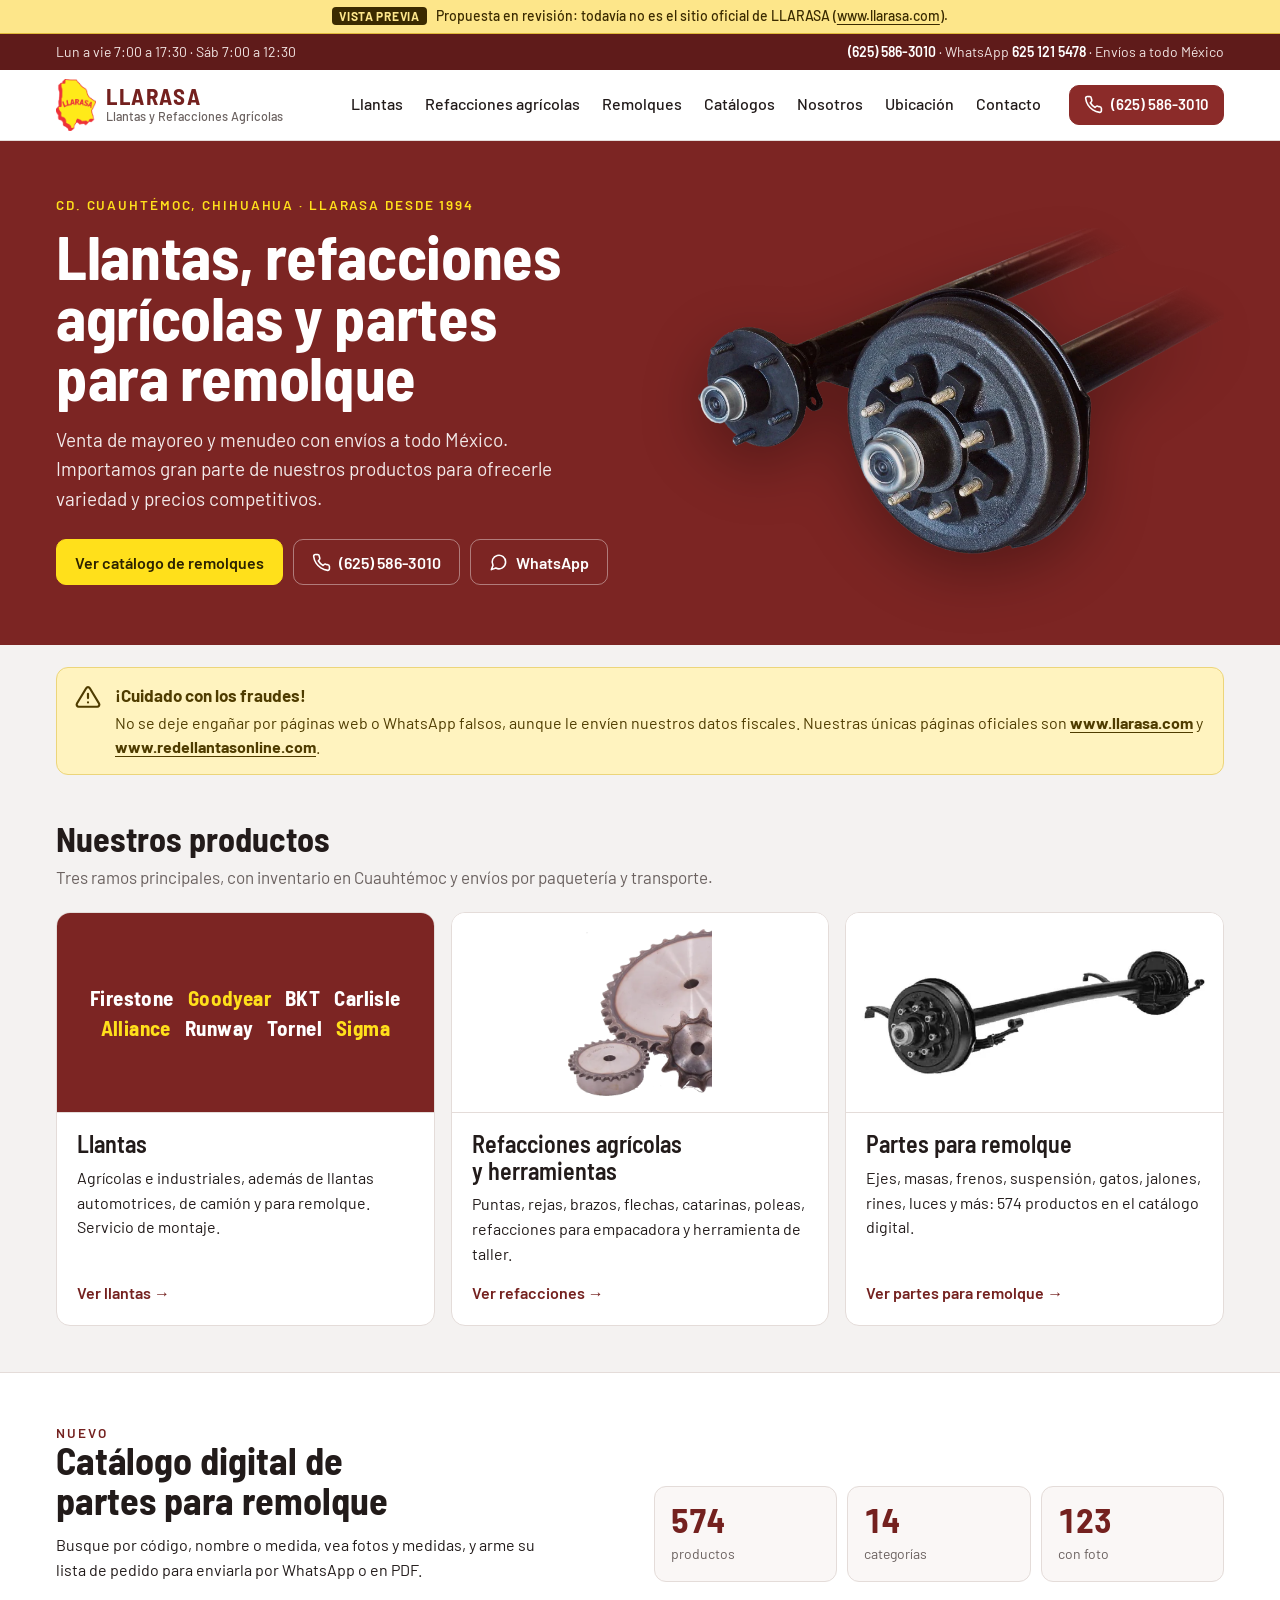
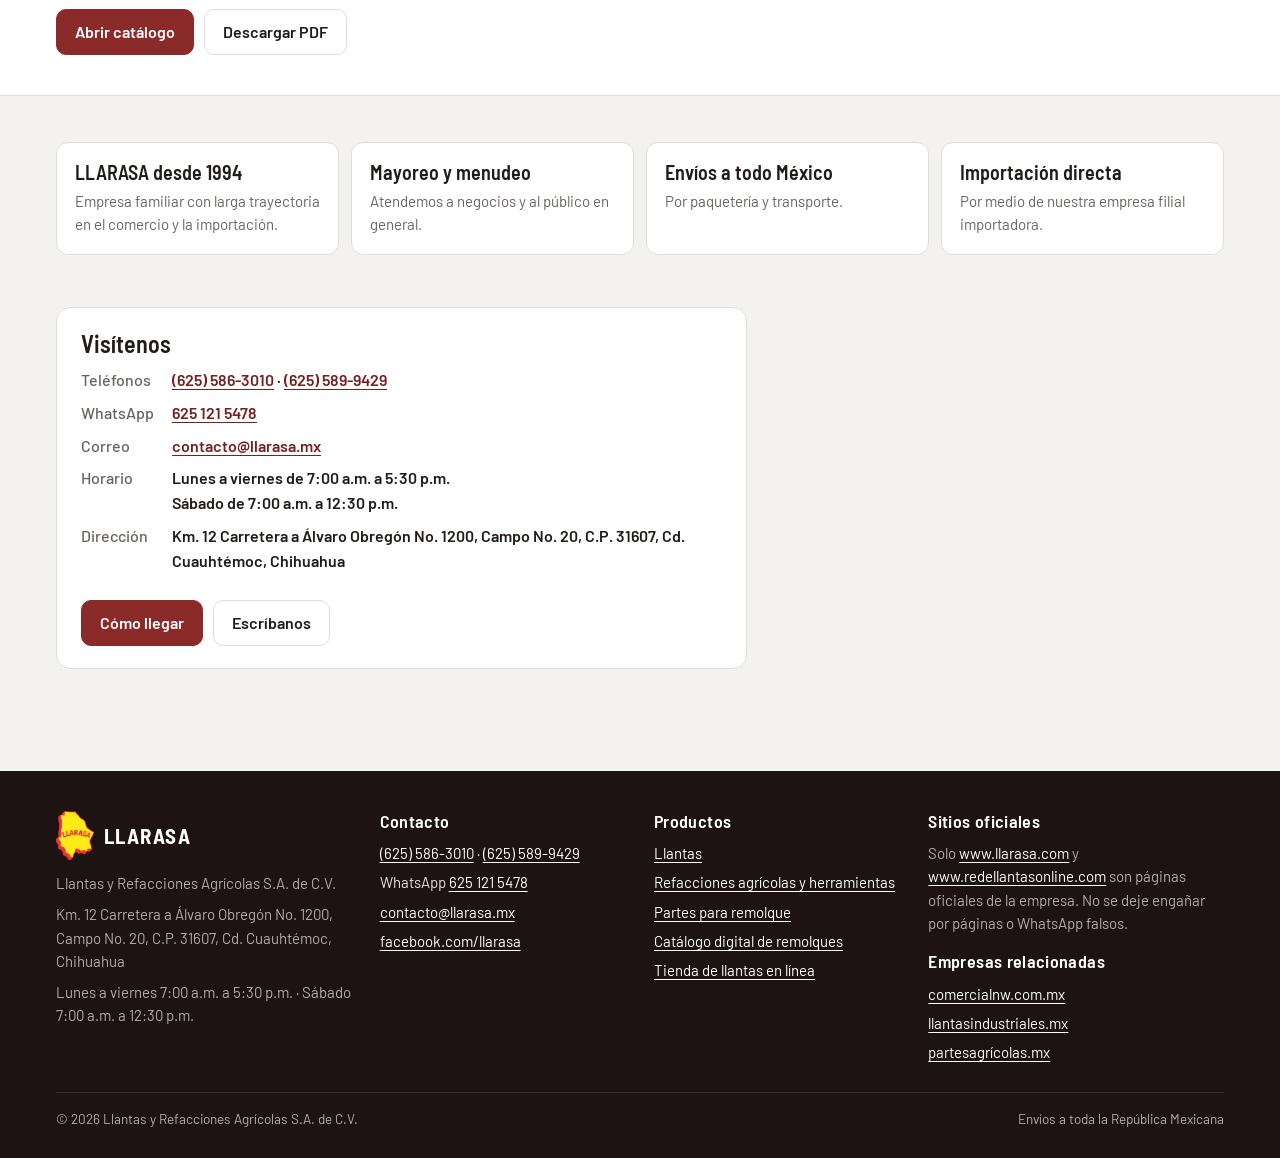
<file: index.html>
<!doctype html>
<html lang="es">
<head>
<meta charset="utf-8">
<meta name="robots" content="noindex, nofollow">
<meta name="viewport" content="width=device-width, initial-scale=1, viewport-fit=cover">
<title>LLARASA · Llantas, refacciones agrícolas y partes para remolque</title>
<meta name="description" content="Llantas, refacciones agrícolas, herramientas y partes para remolque en Cd. Cuauhtémoc, Chihuahua. Mayoreo y menudeo, con envíos a todo México.">
<meta name="theme-color" content="#7c2523">
<link rel="icon" href="assets/img/favicon-32.png" sizes="32x32" type="image/png">
<link rel="apple-touch-icon" href="assets/img/apple-touch-icon.png">
<meta property="og:type" content="website">
<meta property="og:locale" content="es_MX">
<meta property="og:site_name" content="LLARASA">
<meta property="og:title" content="Vista previa · LLARASA · Llantas, refacciones agrícolas y partes para remolque">
<meta property="og:description" content="Llantas, refacciones agrícolas, herramientas y partes para remolque en Cd. Cuauhtémoc, Chihuahua. Mayoreo y menudeo, con envíos a todo México.">
<meta property="og:image" content="https://alejandrothiessen.github.io/llarasa-preview/assets/img/og.jpg">
<link rel="stylesheet" href="assets/site.css">
<script type="application/ld+json">{"@context": "https://schema.org", "@type": "Store", "name": "LLARASA · Llantas y Refacciones Agrícolas S.A. de C.V.", "url": "https://www.llarasa.com/", "logo": "https://www.llarasa.com/assets/img/logo.png", "image": "https://www.llarasa.com/assets/img/og.jpg", "telephone": "+52 625 586 3010", "email": "contacto@llarasa.mx", "address": {"@type": "PostalAddress", "streetAddress": "Km. 12 Carretera a Álvaro Obregón No. 1200, Campo No. 20", "addressLocality": "Cuauhtémoc", "addressRegion": "Chihuahua", "postalCode": "31607", "addressCountry": "MX"}, "openingHoursSpecification": [{"@type": "OpeningHoursSpecification", "dayOfWeek": ["Monday", "Tuesday", "Wednesday", "Thursday", "Friday"], "opens": "07:00", "closes": "17:30"}, {"@type": "OpeningHoursSpecification", "dayOfWeek": "Saturday", "opens": "07:00", "closes": "12:30"}], "sameAs": ["https://www.facebook.com/llarasa", "https://www.redellantasonline.com"]}</script>
<link rel="stylesheet" href="assets/vista-previa.css">
</head>
<body>
<a class="skip" href="#contenido">Saltar al contenido</a>
<div class="vp-banner" role="note"><b>VISTA PREVIA</b> Propuesta en revisión: todavía no es el sitio oficial de LLARASA (<a href="https://www.llarasa.com">www.llarasa.com</a>).</div>
<div class="topline"><div class="wrap">
  <span>Lun a vie 7:00 a 17:30 · Sáb 7:00 a 12:30</span>
  <span><a href="tel:+526255863010">(625) 586-3010</a> · WhatsApp <a href="https://wa.me/526251215478" target="_blank" rel="noopener">625 121 5478</a><span class="hide-s"> · Envíos a todo México</span></span>
</div></div>
<header class="hdr"><div class="wrap">
  <a class="logo" href="index.html" aria-label="LLARASA, inicio"><img src="assets/img/logo.webp" alt="" width="40" height="49"><span><b>LLARASA</b><small>Llantas y Refacciones Agrícolas</small></span></a>
  <button class="menu-btn" type="button" aria-expanded="false" aria-controls="nav"><svg viewBox="0 0 24 24" fill="none" stroke="currentColor" stroke-width="2.2" stroke-linecap="round" aria-hidden="true"><path d="M4 6h16M4 12h16M4 18h16"/></svg> Menú</button>
  <nav class="nav" id="nav" aria-label="Principal"><a href="llantas.html">Llantas</a><a href="ref_agri.html">Refacciones agrícolas</a><a href="remolques.html">Remolques</a><a href="descargas.html">Catálogos</a><a href="nosotros.html">Nosotros</a><a href="mapa.html">Ubicación</a><a href="contactos.html">Contacto</a><a class="btn primary small call-m" href="tel:+526255863010"><svg viewBox="0 0 24 24" fill="none" stroke="currentColor" stroke-width="2" stroke-linecap="round" stroke-linejoin="round" aria-hidden="true"><path d="M22 16.9v3a2 2 0 0 1-2.2 2 19.8 19.8 0 0 1-8.6-3.1 19.5 19.5 0 0 1-6-6A19.8 19.8 0 0 1 2.1 4.2 2 2 0 0 1 4.1 2h3a2 2 0 0 1 2 1.7c.1.9.4 1.8.7 2.7a2 2 0 0 1-.5 2.1L8 9.8a16 16 0 0 0 6 6l1.3-1.3a2 2 0 0 1 2.1-.4c.9.3 1.8.6 2.7.7a2 2 0 0 1 1.7 2z"/></svg> Llamar (625) 586-3010</a></nav>
  <a class="btn primary small call" href="tel:+526255863010"><svg viewBox="0 0 24 24" fill="none" stroke="currentColor" stroke-width="2" stroke-linecap="round" stroke-linejoin="round" aria-hidden="true"><path d="M22 16.9v3a2 2 0 0 1-2.2 2 19.8 19.8 0 0 1-8.6-3.1 19.5 19.5 0 0 1-6-6A19.8 19.8 0 0 1 2.1 4.2 2 2 0 0 1 4.1 2h3a2 2 0 0 1 2 1.7c.1.9.4 1.8.7 2.7a2 2 0 0 1-.5 2.1L8 9.8a16 16 0 0 0 6 6l1.3-1.3a2 2 0 0 1 2.1-.4c.9.3 1.8.6 2.7.7a2 2 0 0 1 1.7 2z"/></svg> (625) 586-3010</a>
</div></header>
<main id="contenido">
<section class="hero"><div class="wrap">
  <div>
    <p class="eyebrow">Cd. Cuauhtémoc, Chihuahua · LLARASA desde 1994</p>
    <h1>Llantas, refacciones agrícolas y partes para remolque</h1>
    <p class="lead">Venta de mayoreo y menudeo con envíos a todo México. Importamos gran parte de nuestros productos para ofrecerle variedad y precios competitivos.</p>
    <div class="ctas">
      <a class="btn sun" href="catalogo.html">Ver catálogo de remolques</a>
      <a class="btn ghost" href="tel:+526255863010"><svg viewBox="0 0 24 24" fill="none" stroke="currentColor" stroke-width="2" stroke-linecap="round" stroke-linejoin="round" aria-hidden="true"><path d="M22 16.9v3a2 2 0 0 1-2.2 2 19.8 19.8 0 0 1-8.6-3.1 19.5 19.5 0 0 1-6-6A19.8 19.8 0 0 1 2.1 4.2 2 2 0 0 1 4.1 2h3a2 2 0 0 1 2 1.7c.1.9.4 1.8.7 2.7a2 2 0 0 1-.5 2.1L8 9.8a16 16 0 0 0 6 6l1.3-1.3a2 2 0 0 1 2.1-.4c.9.3 1.8.6 2.7.7a2 2 0 0 1 1.7 2z"/></svg> (625) 586-3010</a>
      <a class="btn ghost wa" href="https://wa.me/526251215478" target="_blank" rel="noopener"><svg viewBox="0 0 24 24" fill="none" stroke="currentColor" stroke-width="2" stroke-linecap="round" stroke-linejoin="round" aria-hidden="true"><path d="M21 11.5a8.4 8.4 0 0 1-12.4 7.4L3 21l2.1-5.5A8.5 8.5 0 1 1 21 11.5z"/></svg> WhatsApp</a>
    </div>
  </div>
  <img class="hero-img" src="assets/img/cover-axle.webp" alt="Eje para remolque con masas y tambores de freno" width="956" height="591">
</div></section>
<div class="wrap" style="margin-top:22px"><div class="alert" role="note"><svg viewBox="0 0 24 24" fill="none" stroke="currentColor" stroke-width="2" stroke-linecap="round" stroke-linejoin="round" aria-hidden="true"><path d="M10.3 3.9 1.8 18a2 2 0 0 0 1.7 3h17a2 2 0 0 0 1.7-3L13.7 3.9a2 2 0 0 0-3.4 0z"/><path d="M12 9v4M12 17h.01"/></svg><div><b>¡Cuidado con los fraudes!</b><p>No se deje engañar por páginas web o WhatsApp falsos, aunque le envíen nuestros datos fiscales. Nuestras únicas páginas oficiales son <a href="https://www.llarasa.com">www.llarasa.com</a> y <a href="https://www.redellantasonline.com" target="_blank" rel="noopener">www.redellantasonline.com</a>.</p></div></div></div>
<section class="sec"><div class="wrap">
  <h2>Nuestros productos</h2>
  <p class="intro">Tres ramos principales, con inventario en Cuauhtémoc y envíos por paquetería y transporte.</p>
  <div class="lines">
    <a class="card" href="llantas.html"><div class="im brands-im" aria-hidden="true"><span>Firestone</span><span>Goodyear</span><span>BKT</span><span>Carlisle</span><span>Alliance</span><span>Runway</span><span>Tornel</span><span>Sigma</span></div>
      <div class="bd"><h3>Llantas</h3><p>Agrícolas e industriales, además de llantas automotrices, de camión y para remolque. Servicio de montaje.</p><span class="more">Ver llantas →</span></div></a>
    <a class="card" href="ref_agri.html"><div class="im"><img src="assets/img/ag-catarinas.webp" alt="Catarinas para cadena agrícola" loading="lazy"></div>
      <div class="bd"><h3>Refacciones agrícolas y herramientas</h3><p>Puntas, rejas, brazos, flechas, catarinas, poleas, refacciones para empacadora y herramienta de taller.</p><span class="more">Ver refacciones →</span></div></a>
    <a class="card" href="remolques.html"><div class="im"><img src="assets/img/sec-ejes.webp" alt="Eje para remolque" loading="lazy"></div>
      <div class="bd"><h3>Partes para remolque</h3><p>Ejes, masas, frenos, suspensión, gatos, jalones, rines, luces y más: 574 productos en el catálogo digital.</p><span class="more">Ver partes para remolque →</span></div></a>
  </div>
</div></section>
<section class="catalog-band"><div class="wrap">
  <div>
    <p class="eyebrow" style="color:var(--brand-ink)">Nuevo</p>
    <h2>Catálogo digital de partes para remolque</h2>
    <p>Busque por código, nombre o medida, vea fotos y medidas, y arme su lista de pedido para enviarla por WhatsApp o en PDF.</p>
    <div class="ctas"><a class="btn primary" href="catalogo.html">Abrir catálogo</a><a class="btn" href="pdf/catalogo-llarasa.pdf">Descargar PDF</a></div>
  </div>
  <div class="stats"><div class="stat"><b>574</b><span>productos</span></div><div class="stat"><b>14</b><span>categorías</span></div><div class="stat"><b>123</b><span>con foto</span></div></div>
</div></section>
<section class="sec"><div class="wrap">
  <div class="facts">
    <div class="fact"><b>LLARASA desde 1994</b><span>Empresa familiar con larga trayectoria en el comercio y la importación.</span></div>
    <div class="fact"><b>Mayoreo y menudeo</b><span>Atendemos a negocios y al público en general.</span></div>
    <div class="fact"><b>Envíos a todo México</b><span>Por paquetería y transporte.</span></div>
    <div class="fact"><b>Importación directa</b><span>Por medio de nuestra empresa filial importadora.</span></div>
  </div>
</div></section>
<section class="sec"><div class="wrap split">
  <div class="panel"><h2>Visítenos</h2><dl class="dl-list"><dt>Teléfonos</dt><dd><a href="tel:+526255863010">(625) 586-3010</a> · <a href="tel:+526255899429">(625) 589-9429</a></dd><dt>WhatsApp</dt><dd><a href="https://wa.me/526251215478" target="_blank" rel="noopener">625 121 5478</a></dd><dt>Correo</dt><dd><a href="mailto:contacto@llarasa.mx">contacto@llarasa.mx</a></dd><dt>Horario</dt><dd>Lunes a viernes de 7:00 a.m. a 5:30 p.m.<br>Sábado de 7:00 a.m. a 12:30 p.m.</dd><dt>Dirección</dt><dd>Km. 12 Carretera a Álvaro Obregón No. 1200, Campo No. 20, C.P. 31607, Cd. Cuauhtémoc, Chihuahua</dd></dl><div class="ctas"><a class="btn primary" href="mapa.html">Cómo llegar</a><a class="btn" href="contactos.html">Escríbanos</a></div></div>
  <div class="panel verse" id="votd" hidden><h3>Versículo del día</h3><blockquote></blockquote><cite></cite><small></small></div>
</div></section>
</main>
<footer class="ftr"><div class="wrap">
  <div>
    <div class="flogo"><img src="assets/img/logo.webp" alt="" width="38" height="47"><b>LLARASA</b></div>
    <p>Llantas y Refacciones Agrícolas S.A. de C.V.</p>
    <p>Km. 12 Carretera a Álvaro Obregón No. 1200, Campo No. 20, C.P. 31607, Cd. Cuauhtémoc, Chihuahua</p>
    <p>Lunes a viernes 7:00 a.m. a 5:30 p.m. · Sábado 7:00 a.m. a 12:30 p.m.</p>
  </div>
  <div>
    <h2>Contacto</h2>
    <ul>
      <li><a href="tel:+526255863010">(625) 586-3010</a> · <a href="tel:+526255899429">(625) 589-9429</a></li>
      <li>WhatsApp <a href="https://wa.me/526251215478" target="_blank" rel="noopener">625 121 5478</a></li>
      <li><a href="mailto:contacto@llarasa.mx">contacto@llarasa.mx</a></li>
      <li><a href="https://www.facebook.com/llarasa" target="_blank" rel="noopener">facebook.com/llarasa</a></li>
    </ul>
  </div>
  <div>
    <h2>Productos</h2>
    <ul>
      <li><a href="llantas.html">Llantas</a></li>
      <li><a href="ref_agri.html">Refacciones agrícolas y herramientas</a></li>
      <li><a href="remolques.html">Partes para remolque</a></li>
      <li><a href="catalogo.html">Catálogo digital de remolques</a></li>
      <li><a href="https://www.redellantasonline.com" target="_blank" rel="noopener">Tienda de llantas en línea</a></li>
    </ul>
  </div>
  <div>
    <h2>Sitios oficiales</h2>
    <p>Solo <a href="https://www.llarasa.com">www.llarasa.com</a> y <a href="https://www.redellantasonline.com" target="_blank" rel="noopener">www.redellantasonline.com</a> son páginas oficiales de la empresa. No se deje engañar por páginas o WhatsApp falsos.</p>
    <h2 style="margin-top:16px">Empresas relacionadas</h2>
    <ul>
      <li><a href="http://www.comercialnw.com.mx" target="_blank" rel="noopener">comercialnw.com.mx</a></li>
      <li><a href="http://www.llantasindustriales.mx" target="_blank" rel="noopener">llantasindustriales.mx</a></li>
      <li><a href="http://www.xn--partesagrcolas-1nb.mx" target="_blank" rel="noopener">partesagrícolas.mx</a></li>
    </ul>
  </div>
  <div class="base"><span>© 2026 Llantas y Refacciones Agrícolas S.A. de C.V.</span><span>Envíos a toda la República Mexicana</span></div>
</div></footer>
<script src="assets/site.js"></script>
<script>
window.BG = window.BG || {};
window.BG.votdWriteCallback = function (json) {
  var box = document.getElementById('votd'); if (!box || !json || !json.votd) return;
  var v = json.votd, txt = function (s) { return new DOMParser().parseFromString(String(s || ''), 'text/html').body.textContent.trim(); };
  box.querySelector('blockquote').textContent = txt(v.text);
  var a = document.createElement('a'); a.href = v.permalink; a.target = '_blank'; a.rel = 'noopener'; a.textContent = txt(v.display_ref);
  box.querySelector('cite').appendChild(a);
  var c = document.createElement('a'); c.href = v.copyrightlink; c.target = '_blank'; c.rel = 'noopener'; c.textContent = txt(v.copyright);
  box.querySelector('small').appendChild(c);
  box.hidden = false;
};
</script>
<script src="https://www.biblegateway.com/votd/get?format=json&amp;version=NVI&amp;callback=BG.votdWriteCallback" async></script>
<script src="assets/vista-previa.js" defer></script>
</body>
</html>
</file>
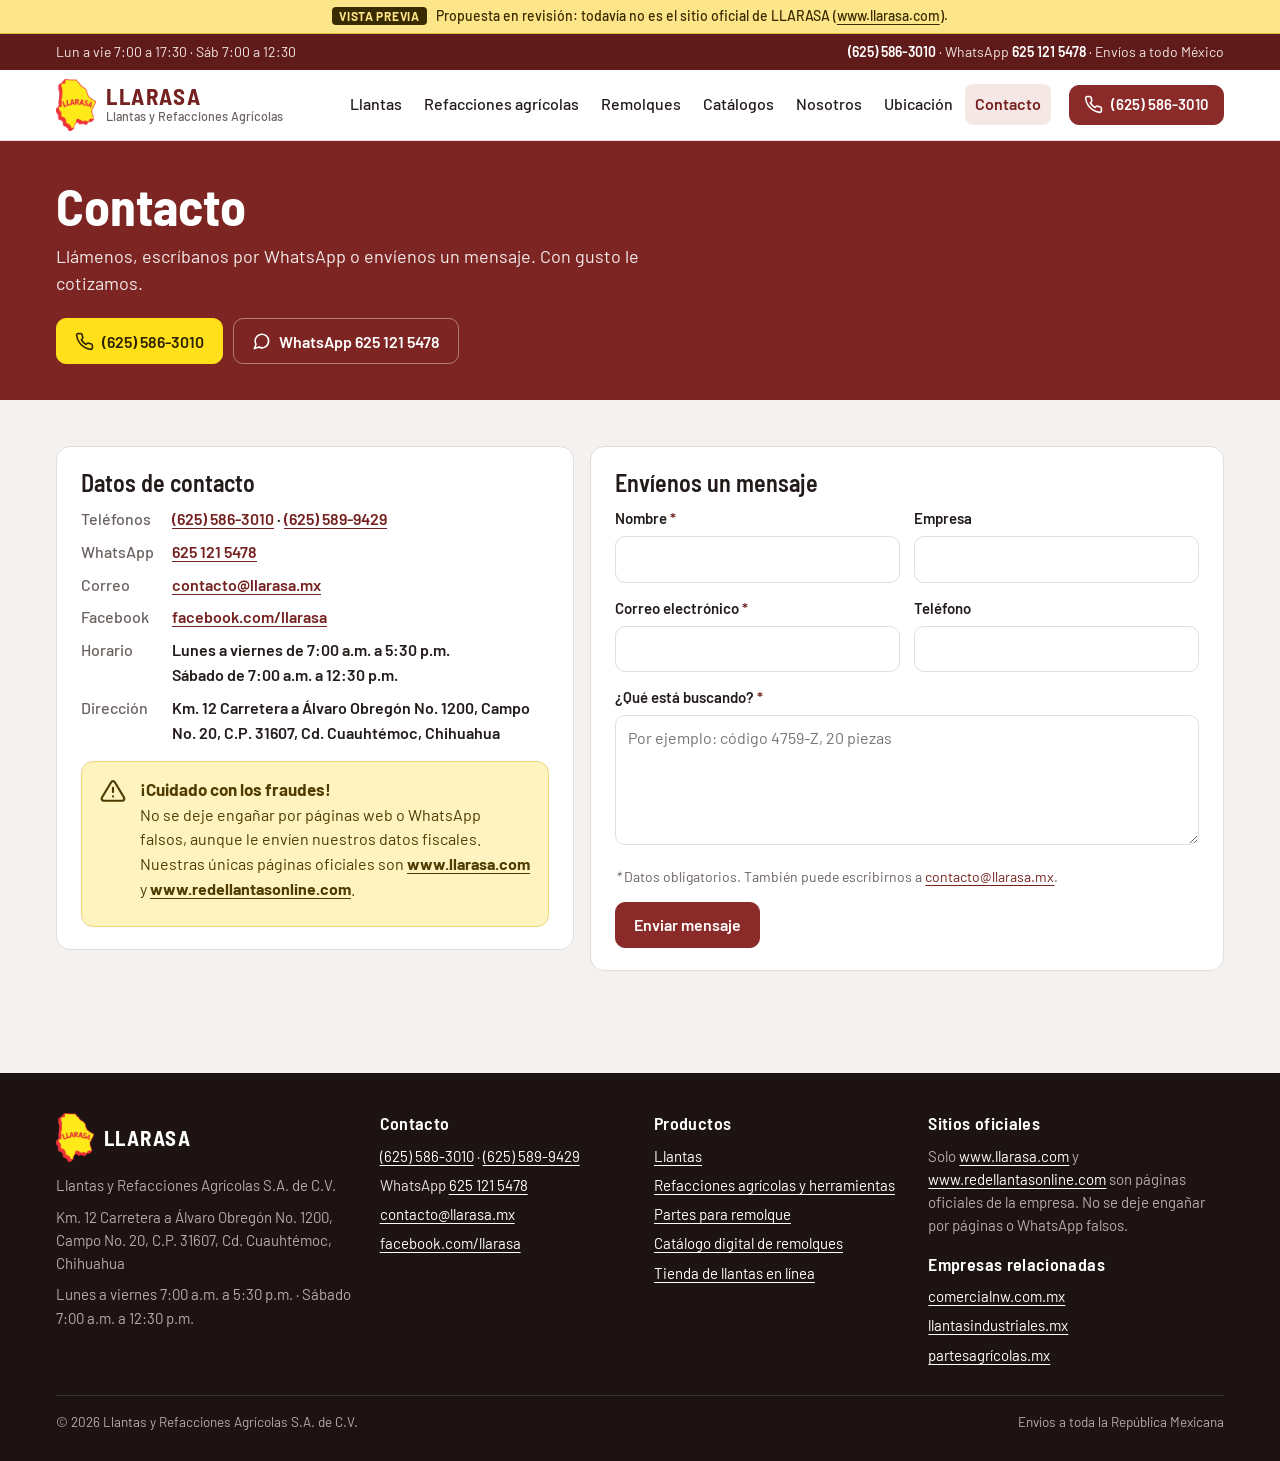
<file: contactos.html>
<!doctype html>
<html lang="es">
<head>
<meta charset="utf-8">
<meta name="robots" content="noindex, nofollow">
<meta name="viewport" content="width=device-width, initial-scale=1, viewport-fit=cover">
<title>Contacto · LLARASA</title>
<meta name="description" content="Teléfonos, WhatsApp, correo, horario y dirección de LLARASA en Cd. Cuauhtémoc, Chihuahua. Escríbanos para cotizar.">
<meta name="theme-color" content="#7c2523">
<link rel="icon" href="assets/img/favicon-32.png" sizes="32x32" type="image/png">
<link rel="apple-touch-icon" href="assets/img/apple-touch-icon.png">
<meta property="og:type" content="website">
<meta property="og:locale" content="es_MX">
<meta property="og:site_name" content="LLARASA">
<meta property="og:title" content="Vista previa · Contacto · LLARASA">
<meta property="og:description" content="Teléfonos, WhatsApp, correo, horario y dirección de LLARASA en Cd. Cuauhtémoc, Chihuahua. Escríbanos para cotizar.">
<meta property="og:image" content="https://alejandrothiessen.github.io/llarasa-preview/assets/img/og.jpg">
<link rel="stylesheet" href="assets/site.css">
<script type="application/ld+json">{"@context": "https://schema.org", "@type": "Store", "name": "LLARASA · Llantas y Refacciones Agrícolas S.A. de C.V.", "url": "https://www.llarasa.com/", "logo": "https://www.llarasa.com/assets/img/logo.png", "image": "https://www.llarasa.com/assets/img/og.jpg", "telephone": "+52 625 586 3010", "email": "contacto@llarasa.mx", "address": {"@type": "PostalAddress", "streetAddress": "Km. 12 Carretera a Álvaro Obregón No. 1200, Campo No. 20", "addressLocality": "Cuauhtémoc", "addressRegion": "Chihuahua", "postalCode": "31607", "addressCountry": "MX"}, "openingHoursSpecification": [{"@type": "OpeningHoursSpecification", "dayOfWeek": ["Monday", "Tuesday", "Wednesday", "Thursday", "Friday"], "opens": "07:00", "closes": "17:30"}, {"@type": "OpeningHoursSpecification", "dayOfWeek": "Saturday", "opens": "07:00", "closes": "12:30"}], "sameAs": ["https://www.facebook.com/llarasa", "https://www.redellantasonline.com"]}</script>
<link rel="stylesheet" href="assets/vista-previa.css">
</head>
<body>
<a class="skip" href="#contenido">Saltar al contenido</a>
<div class="vp-banner" role="note"><b>VISTA PREVIA</b> Propuesta en revisión: todavía no es el sitio oficial de LLARASA (<a href="https://www.llarasa.com">www.llarasa.com</a>).</div>
<div class="topline"><div class="wrap">
  <span>Lun a vie 7:00 a 17:30 · Sáb 7:00 a 12:30</span>
  <span><a href="tel:+526255863010">(625) 586-3010</a> · WhatsApp <a href="https://wa.me/526251215478" target="_blank" rel="noopener">625 121 5478</a><span class="hide-s"> · Envíos a todo México</span></span>
</div></div>
<header class="hdr"><div class="wrap">
  <a class="logo" href="index.html" aria-label="LLARASA, inicio"><img src="assets/img/logo.webp" alt="" width="40" height="49"><span><b>LLARASA</b><small>Llantas y Refacciones Agrícolas</small></span></a>
  <button class="menu-btn" type="button" aria-expanded="false" aria-controls="nav"><svg viewBox="0 0 24 24" fill="none" stroke="currentColor" stroke-width="2.2" stroke-linecap="round" aria-hidden="true"><path d="M4 6h16M4 12h16M4 18h16"/></svg> Menú</button>
  <nav class="nav" id="nav" aria-label="Principal"><a href="llantas.html">Llantas</a><a href="ref_agri.html">Refacciones agrícolas</a><a href="remolques.html">Remolques</a><a href="descargas.html">Catálogos</a><a href="nosotros.html">Nosotros</a><a href="mapa.html">Ubicación</a><a href="contactos.html" aria-current="page">Contacto</a><a class="btn primary small call-m" href="tel:+526255863010"><svg viewBox="0 0 24 24" fill="none" stroke="currentColor" stroke-width="2" stroke-linecap="round" stroke-linejoin="round" aria-hidden="true"><path d="M22 16.9v3a2 2 0 0 1-2.2 2 19.8 19.8 0 0 1-8.6-3.1 19.5 19.5 0 0 1-6-6A19.8 19.8 0 0 1 2.1 4.2 2 2 0 0 1 4.1 2h3a2 2 0 0 1 2 1.7c.1.9.4 1.8.7 2.7a2 2 0 0 1-.5 2.1L8 9.8a16 16 0 0 0 6 6l1.3-1.3a2 2 0 0 1 2.1-.4c.9.3 1.8.6 2.7.7a2 2 0 0 1 1.7 2z"/></svg> Llamar (625) 586-3010</a></nav>
  <a class="btn primary small call" href="tel:+526255863010"><svg viewBox="0 0 24 24" fill="none" stroke="currentColor" stroke-width="2" stroke-linecap="round" stroke-linejoin="round" aria-hidden="true"><path d="M22 16.9v3a2 2 0 0 1-2.2 2 19.8 19.8 0 0 1-8.6-3.1 19.5 19.5 0 0 1-6-6A19.8 19.8 0 0 1 2.1 4.2 2 2 0 0 1 4.1 2h3a2 2 0 0 1 2 1.7c.1.9.4 1.8.7 2.7a2 2 0 0 1-.5 2.1L8 9.8a16 16 0 0 0 6 6l1.3-1.3a2 2 0 0 1 2.1-.4c.9.3 1.8.6 2.7.7a2 2 0 0 1 1.7 2z"/></svg> (625) 586-3010</a>
</div></header>
<main id="contenido">
<section class="phead"><div class="wrap"><h1>Contacto</h1><p>Llámenos, escríbanos por WhatsApp o envíenos un mensaje. Con gusto le cotizamos.</p><div class="ctas"><a class="btn sun" href="tel:+526255863010"><svg viewBox="0 0 24 24" fill="none" stroke="currentColor" stroke-width="2" stroke-linecap="round" stroke-linejoin="round" aria-hidden="true"><path d="M22 16.9v3a2 2 0 0 1-2.2 2 19.8 19.8 0 0 1-8.6-3.1 19.5 19.5 0 0 1-6-6A19.8 19.8 0 0 1 2.1 4.2 2 2 0 0 1 4.1 2h3a2 2 0 0 1 2 1.7c.1.9.4 1.8.7 2.7a2 2 0 0 1-.5 2.1L8 9.8a16 16 0 0 0 6 6l1.3-1.3a2 2 0 0 1 2.1-.4c.9.3 1.8.6 2.7.7a2 2 0 0 1 1.7 2z"/></svg> (625) 586-3010</a><a class="btn ghost wa" href="https://wa.me/526251215478" target="_blank" rel="noopener"><svg viewBox="0 0 24 24" fill="none" stroke="currentColor" stroke-width="2" stroke-linecap="round" stroke-linejoin="round" aria-hidden="true"><path d="M21 11.5a8.4 8.4 0 0 1-12.4 7.4L3 21l2.1-5.5A8.5 8.5 0 1 1 21 11.5z"/></svg> WhatsApp 625 121 5478</a></div></div></section><section class="sec"><div class="wrap contact-grid">
  <div class="panel"><h2>Datos de contacto</h2><dl class="dl-list"><dt>Teléfonos</dt><dd><a href="tel:+526255863010">(625) 586-3010</a> · <a href="tel:+526255899429">(625) 589-9429</a></dd><dt>WhatsApp</dt><dd><a href="https://wa.me/526251215478" target="_blank" rel="noopener">625 121 5478</a></dd><dt>Correo</dt><dd><a href="mailto:contacto@llarasa.mx">contacto@llarasa.mx</a></dd><dt>Facebook</dt><dd><a href="https://www.facebook.com/llarasa" target="_blank" rel="noopener">facebook.com/llarasa</a></dd><dt>Horario</dt><dd>Lunes a viernes de 7:00 a.m. a 5:30 p.m.<br>Sábado de 7:00 a.m. a 12:30 p.m.</dd><dt>Dirección</dt><dd>Km. 12 Carretera a Álvaro Obregón No. 1200, Campo No. 20, C.P. 31607, Cd. Cuauhtémoc, Chihuahua</dd></dl><div style="margin-top:16px"><div class="alert" role="note"><svg viewBox="0 0 24 24" fill="none" stroke="currentColor" stroke-width="2" stroke-linecap="round" stroke-linejoin="round" aria-hidden="true"><path d="M10.3 3.9 1.8 18a2 2 0 0 0 1.7 3h17a2 2 0 0 0 1.7-3L13.7 3.9a2 2 0 0 0-3.4 0z"/><path d="M12 9v4M12 17h.01"/></svg><div><b>¡Cuidado con los fraudes!</b><p>No se deje engañar por páginas web o WhatsApp falsos, aunque le envíen nuestros datos fiscales. Nuestras únicas páginas oficiales son <a href="https://www.llarasa.com">www.llarasa.com</a> y <a href="https://www.redellantasonline.com" target="_blank" rel="noopener">www.redellantasonline.com</a>.</p></div></div></div></div>
  <div class="panel"><h2>Envíenos un mensaje</h2>
    <form class="form" action="enviando_info.php" method="post">
      <div class="row">
        <div><label for="f-nombre">Nombre <i>*</i></label><input id="f-nombre" name="Nombre" type="text" required autocomplete="name"></div>
        <div><label for="f-empresa">Empresa</label><input id="f-empresa" name="Empresa" type="text" autocomplete="organization"></div>
      </div>
      <div class="row">
        <div><label for="f-email">Correo electrónico <i>*</i></label><input id="f-email" name="E_mail" type="email" required autocomplete="email"></div>
        <div><label for="f-tel">Teléfono</label><input id="f-tel" name="Telefono" type="tel" autocomplete="tel"></div>
      </div>
      <div><label for="f-desc">¿Qué está buscando? <i>*</i></label><textarea id="f-desc" name="Descripcion" required placeholder="Por ejemplo: código 4759-Z, 20 piezas"></textarea></div>
      <p class="note"><i>*</i> Datos obligatorios. También puede escribirnos a <a href="mailto:contacto@llarasa.mx">contacto@llarasa.mx</a>.</p>
      <div><button class="btn primary" type="submit" name="submit" value="Aceptar">Enviar mensaje</button></div>
    </form>
  </div>
</div></section>
</main>
<footer class="ftr"><div class="wrap">
  <div>
    <div class="flogo"><img src="assets/img/logo.webp" alt="" width="38" height="47"><b>LLARASA</b></div>
    <p>Llantas y Refacciones Agrícolas S.A. de C.V.</p>
    <p>Km. 12 Carretera a Álvaro Obregón No. 1200, Campo No. 20, C.P. 31607, Cd. Cuauhtémoc, Chihuahua</p>
    <p>Lunes a viernes 7:00 a.m. a 5:30 p.m. · Sábado 7:00 a.m. a 12:30 p.m.</p>
  </div>
  <div>
    <h2>Contacto</h2>
    <ul>
      <li><a href="tel:+526255863010">(625) 586-3010</a> · <a href="tel:+526255899429">(625) 589-9429</a></li>
      <li>WhatsApp <a href="https://wa.me/526251215478" target="_blank" rel="noopener">625 121 5478</a></li>
      <li><a href="mailto:contacto@llarasa.mx">contacto@llarasa.mx</a></li>
      <li><a href="https://www.facebook.com/llarasa" target="_blank" rel="noopener">facebook.com/llarasa</a></li>
    </ul>
  </div>
  <div>
    <h2>Productos</h2>
    <ul>
      <li><a href="llantas.html">Llantas</a></li>
      <li><a href="ref_agri.html">Refacciones agrícolas y herramientas</a></li>
      <li><a href="remolques.html">Partes para remolque</a></li>
      <li><a href="catalogo.html">Catálogo digital de remolques</a></li>
      <li><a href="https://www.redellantasonline.com" target="_blank" rel="noopener">Tienda de llantas en línea</a></li>
    </ul>
  </div>
  <div>
    <h2>Sitios oficiales</h2>
    <p>Solo <a href="https://www.llarasa.com">www.llarasa.com</a> y <a href="https://www.redellantasonline.com" target="_blank" rel="noopener">www.redellantasonline.com</a> son páginas oficiales de la empresa. No se deje engañar por páginas o WhatsApp falsos.</p>
    <h2 style="margin-top:16px">Empresas relacionadas</h2>
    <ul>
      <li><a href="http://www.comercialnw.com.mx" target="_blank" rel="noopener">comercialnw.com.mx</a></li>
      <li><a href="http://www.llantasindustriales.mx" target="_blank" rel="noopener">llantasindustriales.mx</a></li>
      <li><a href="http://www.xn--partesagrcolas-1nb.mx" target="_blank" rel="noopener">partesagrícolas.mx</a></li>
    </ul>
  </div>
  <div class="base"><span>© 2026 Llantas y Refacciones Agrícolas S.A. de C.V.</span><span>Envíos a toda la República Mexicana</span></div>
</div></footer>
<script src="assets/site.js"></script>

<script src="assets/vista-previa.js" defer></script>
</body>
</html>
</file>
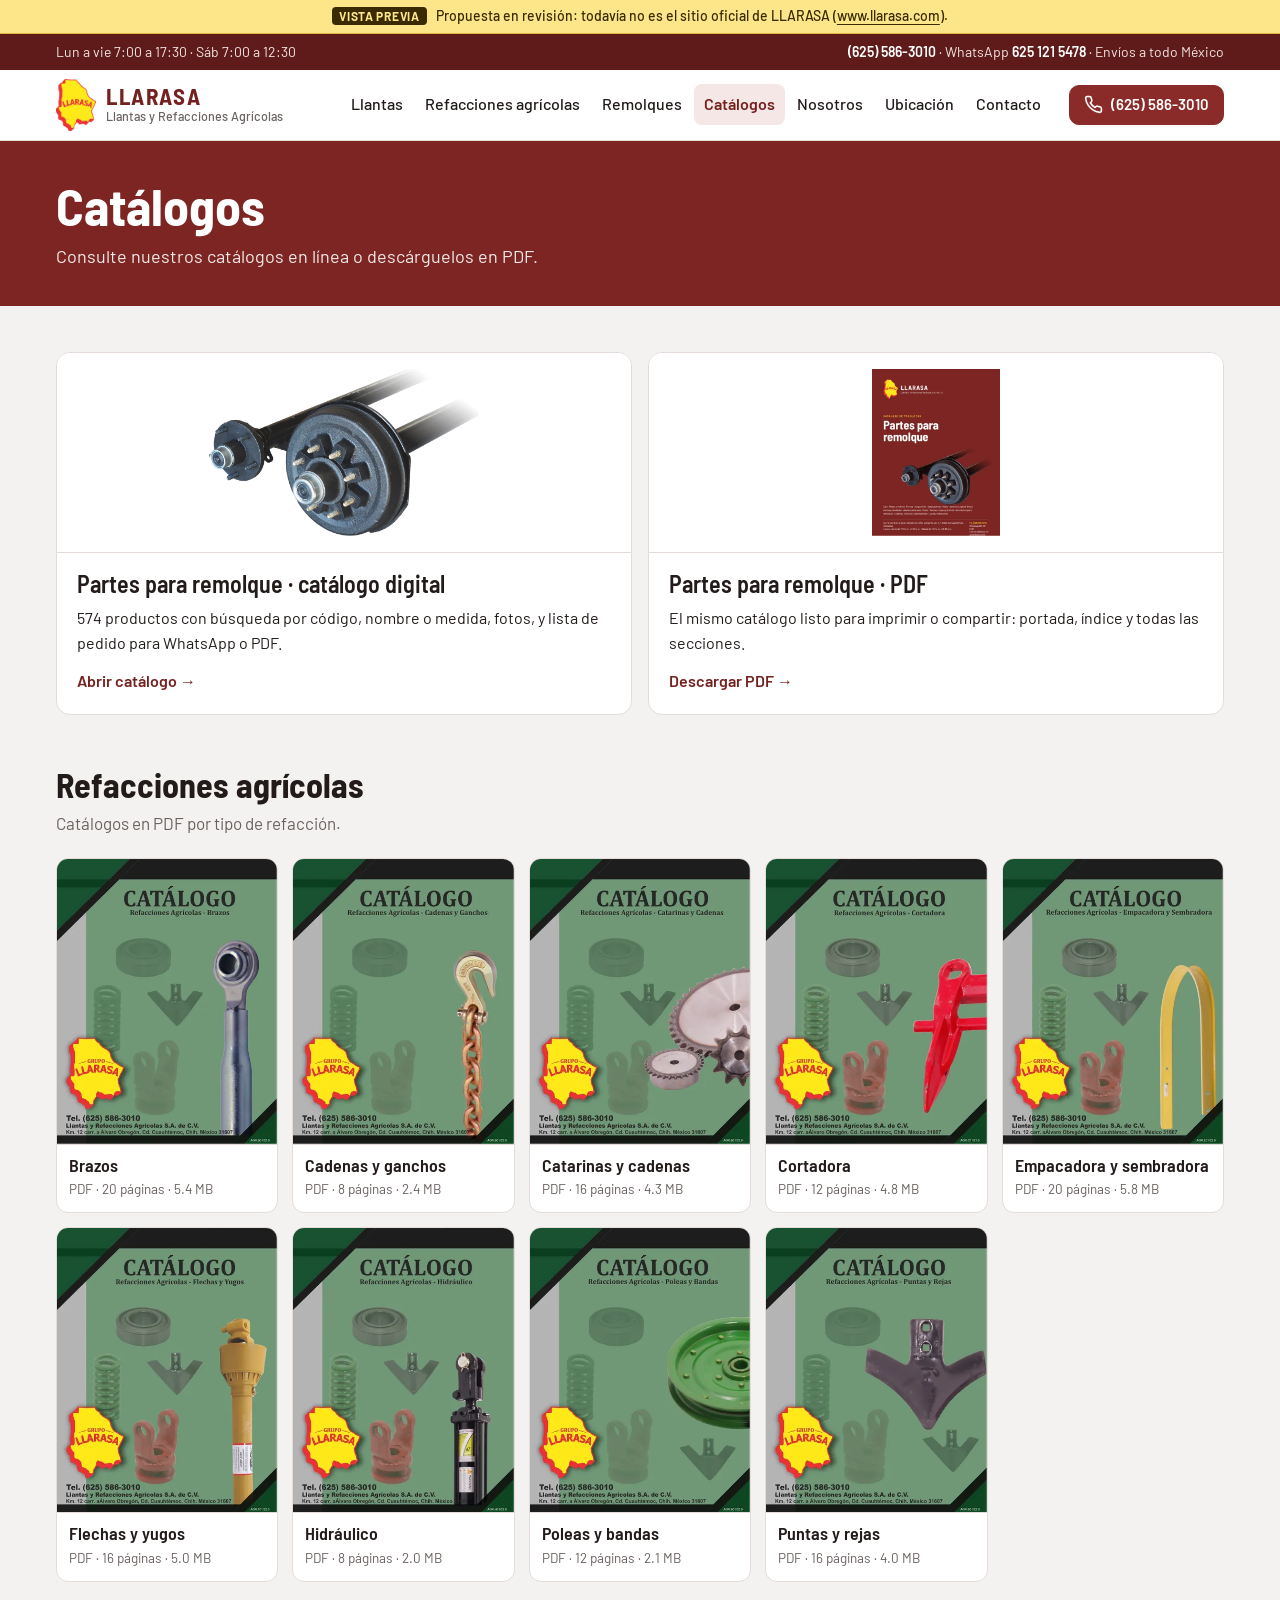
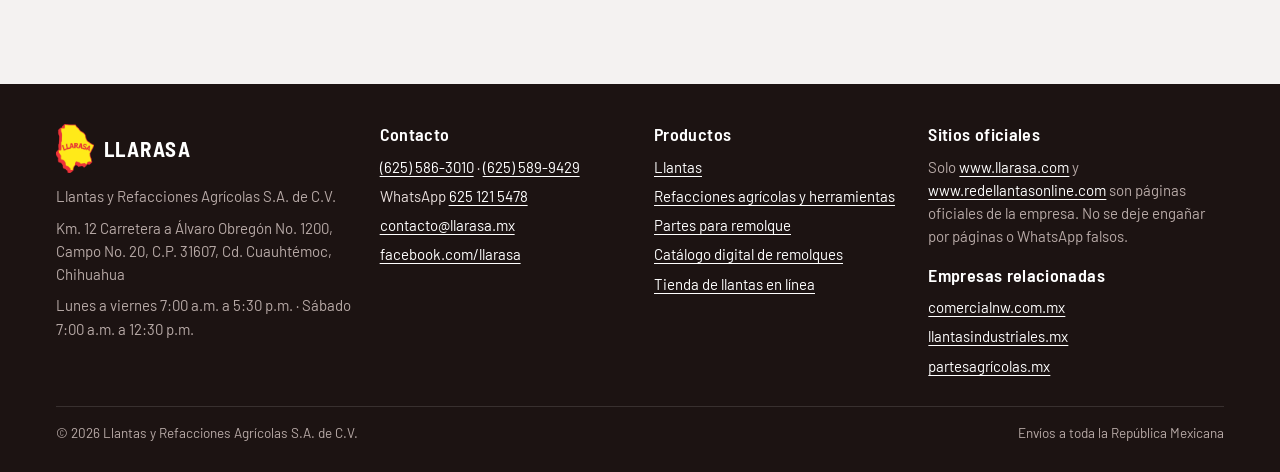
<file: descargas.html>
<!doctype html>
<html lang="es">
<head>
<meta charset="utf-8">
<meta name="robots" content="noindex, nofollow">
<meta name="viewport" content="width=device-width, initial-scale=1, viewport-fit=cover">
<title>Catálogos · LLARASA</title>
<meta name="description" content="Catálogos de LLARASA: catálogo digital de partes para remolque y catálogos en PDF de refacciones agrícolas.">
<meta name="theme-color" content="#7c2523">
<link rel="icon" href="assets/img/favicon-32.png" sizes="32x32" type="image/png">
<link rel="apple-touch-icon" href="assets/img/apple-touch-icon.png">
<meta property="og:type" content="website">
<meta property="og:locale" content="es_MX">
<meta property="og:site_name" content="LLARASA">
<meta property="og:title" content="Vista previa · Catálogos · LLARASA">
<meta property="og:description" content="Catálogos de LLARASA: catálogo digital de partes para remolque y catálogos en PDF de refacciones agrícolas.">
<meta property="og:image" content="https://alejandrothiessen.github.io/llarasa-preview/assets/img/og.jpg">
<link rel="stylesheet" href="assets/site.css">

<link rel="stylesheet" href="assets/vista-previa.css">
</head>
<body>
<a class="skip" href="#contenido">Saltar al contenido</a>
<div class="vp-banner" role="note"><b>VISTA PREVIA</b> Propuesta en revisión: todavía no es el sitio oficial de LLARASA (<a href="https://www.llarasa.com">www.llarasa.com</a>).</div>
<div class="topline"><div class="wrap">
  <span>Lun a vie 7:00 a 17:30 · Sáb 7:00 a 12:30</span>
  <span><a href="tel:+526255863010">(625) 586-3010</a> · WhatsApp <a href="https://wa.me/526251215478" target="_blank" rel="noopener">625 121 5478</a><span class="hide-s"> · Envíos a todo México</span></span>
</div></div>
<header class="hdr"><div class="wrap">
  <a class="logo" href="index.html" aria-label="LLARASA, inicio"><img src="assets/img/logo.webp" alt="" width="40" height="49"><span><b>LLARASA</b><small>Llantas y Refacciones Agrícolas</small></span></a>
  <button class="menu-btn" type="button" aria-expanded="false" aria-controls="nav"><svg viewBox="0 0 24 24" fill="none" stroke="currentColor" stroke-width="2.2" stroke-linecap="round" aria-hidden="true"><path d="M4 6h16M4 12h16M4 18h16"/></svg> Menú</button>
  <nav class="nav" id="nav" aria-label="Principal"><a href="llantas.html">Llantas</a><a href="ref_agri.html">Refacciones agrícolas</a><a href="remolques.html">Remolques</a><a href="descargas.html" aria-current="page">Catálogos</a><a href="nosotros.html">Nosotros</a><a href="mapa.html">Ubicación</a><a href="contactos.html">Contacto</a><a class="btn primary small call-m" href="tel:+526255863010"><svg viewBox="0 0 24 24" fill="none" stroke="currentColor" stroke-width="2" stroke-linecap="round" stroke-linejoin="round" aria-hidden="true"><path d="M22 16.9v3a2 2 0 0 1-2.2 2 19.8 19.8 0 0 1-8.6-3.1 19.5 19.5 0 0 1-6-6A19.8 19.8 0 0 1 2.1 4.2 2 2 0 0 1 4.1 2h3a2 2 0 0 1 2 1.7c.1.9.4 1.8.7 2.7a2 2 0 0 1-.5 2.1L8 9.8a16 16 0 0 0 6 6l1.3-1.3a2 2 0 0 1 2.1-.4c.9.3 1.8.6 2.7.7a2 2 0 0 1 1.7 2z"/></svg> Llamar (625) 586-3010</a></nav>
  <a class="btn primary small call" href="tel:+526255863010"><svg viewBox="0 0 24 24" fill="none" stroke="currentColor" stroke-width="2" stroke-linecap="round" stroke-linejoin="round" aria-hidden="true"><path d="M22 16.9v3a2 2 0 0 1-2.2 2 19.8 19.8 0 0 1-8.6-3.1 19.5 19.5 0 0 1-6-6A19.8 19.8 0 0 1 2.1 4.2 2 2 0 0 1 4.1 2h3a2 2 0 0 1 2 1.7c.1.9.4 1.8.7 2.7a2 2 0 0 1-.5 2.1L8 9.8a16 16 0 0 0 6 6l1.3-1.3a2 2 0 0 1 2.1-.4c.9.3 1.8.6 2.7.7a2 2 0 0 1 1.7 2z"/></svg> (625) 586-3010</a>
</div></header>
<main id="contenido">
<section class="phead"><div class="wrap"><h1>Catálogos</h1><p>Consulte nuestros catálogos en línea o descárguelos en PDF.</p></div></section><section class="sec"><div class="wrap">
  <div class="featured">
    <a class="card" href="catalogo.html"><div class="im"><img src="assets/img/cover-axle.webp" alt="" loading="lazy"></div><div class="bd"><h3>Partes para remolque · catálogo digital</h3><p>574 productos con búsqueda por código, nombre o medida, fotos, y lista de pedido para WhatsApp o PDF.</p><span class="more">Abrir catálogo →</span></div></a>
    <a class="card" href="pdf/catalogo-llarasa.pdf" target="_blank" rel="noopener"><div class="im"><img src="assets/img/pdfcover-remolques.webp" alt="Portada del catálogo de partes para remolque en PDF" loading="lazy"></div><div class="bd"><h3>Partes para remolque · PDF</h3><p>El mismo catálogo listo para imprimir o compartir: portada, índice y todas las secciones.</p><span class="more">Descargar PDF →</span></div></a>
  </div>
</div></section>
<section class="sec"><div class="wrap">
  <h2>Refacciones agrícolas</h2>
  <p class="intro">Catálogos en PDF por tipo de refacción.</p>
  <div class="docs"><a class="doc" href="pdf/LLARASA%20Brazos.pdf" target="_blank" rel="noopener"><img src="assets/img/agcov-brazos.webp" alt="Portada del catálogo Brazos" loading="lazy" width="420" height="544"><b>Brazos</b><span>PDF · 20 páginas · 5.4 MB</span></a><a class="doc" href="pdf/LLARASA%20Cadenas%20y%20Ganchos.pdf" target="_blank" rel="noopener"><img src="assets/img/agcov-cadenas-y-ganchos.webp" alt="Portada del catálogo Cadenas y ganchos" loading="lazy" width="420" height="544"><b>Cadenas y ganchos</b><span>PDF · 8 páginas · 2.4 MB</span></a><a class="doc" href="pdf/LLARASA%20Catarinas%20y%20Cadenas.pdf" target="_blank" rel="noopener"><img src="assets/img/agcov-catarinas-y-cadenas.webp" alt="Portada del catálogo Catarinas y cadenas" loading="lazy" width="420" height="544"><b>Catarinas y cadenas</b><span>PDF · 16 páginas · 4.3 MB</span></a><a class="doc" href="pdf/LLARASA%20Cortadoras.pdf" target="_blank" rel="noopener"><img src="assets/img/agcov-cortadoras.webp" alt="Portada del catálogo Cortadora" loading="lazy" width="420" height="544"><b>Cortadora</b><span>PDF · 12 páginas · 4.8 MB</span></a><a class="doc" href="pdf/LLARASA%20Empacadora.pdf" target="_blank" rel="noopener"><img src="assets/img/agcov-empacadora.webp" alt="Portada del catálogo Empacadora y sembradora" loading="lazy" width="420" height="544"><b>Empacadora y sembradora</b><span>PDF · 20 páginas · 5.8 MB</span></a><a class="doc" href="pdf/LLARASA%20Flechas%20y%20Yugo.pdf" target="_blank" rel="noopener"><img src="assets/img/agcov-flechas-y-yugo.webp" alt="Portada del catálogo Flechas y yugos" loading="lazy" width="420" height="544"><b>Flechas y yugos</b><span>PDF · 16 páginas · 5.0 MB</span></a><a class="doc" href="pdf/LLARASA%20Hidraulico.pdf" target="_blank" rel="noopener"><img src="assets/img/agcov-hidraulico.webp" alt="Portada del catálogo Hidráulico" loading="lazy" width="420" height="544"><b>Hidráulico</b><span>PDF · 8 páginas · 2.0 MB</span></a><a class="doc" href="pdf/LLARASA%20Poleas%20y%20bandas.pdf" target="_blank" rel="noopener"><img src="assets/img/agcov-poleas-y-bandas.webp" alt="Portada del catálogo Poleas y bandas" loading="lazy" width="420" height="544"><b>Poleas y bandas</b><span>PDF · 12 páginas · 2.1 MB</span></a><a class="doc" href="pdf/LLARASA%20Puntas%20y%20Rejas.pdf" target="_blank" rel="noopener"><img src="assets/img/agcov-puntas-y-rejas.webp" alt="Portada del catálogo Puntas y rejas" loading="lazy" width="420" height="544"><b>Puntas y rejas</b><span>PDF · 16 páginas · 4.0 MB</span></a></div>
</div></section>
</main>
<footer class="ftr"><div class="wrap">
  <div>
    <div class="flogo"><img src="assets/img/logo.webp" alt="" width="38" height="47"><b>LLARASA</b></div>
    <p>Llantas y Refacciones Agrícolas S.A. de C.V.</p>
    <p>Km. 12 Carretera a Álvaro Obregón No. 1200, Campo No. 20, C.P. 31607, Cd. Cuauhtémoc, Chihuahua</p>
    <p>Lunes a viernes 7:00 a.m. a 5:30 p.m. · Sábado 7:00 a.m. a 12:30 p.m.</p>
  </div>
  <div>
    <h2>Contacto</h2>
    <ul>
      <li><a href="tel:+526255863010">(625) 586-3010</a> · <a href="tel:+526255899429">(625) 589-9429</a></li>
      <li>WhatsApp <a href="https://wa.me/526251215478" target="_blank" rel="noopener">625 121 5478</a></li>
      <li><a href="mailto:contacto@llarasa.mx">contacto@llarasa.mx</a></li>
      <li><a href="https://www.facebook.com/llarasa" target="_blank" rel="noopener">facebook.com/llarasa</a></li>
    </ul>
  </div>
  <div>
    <h2>Productos</h2>
    <ul>
      <li><a href="llantas.html">Llantas</a></li>
      <li><a href="ref_agri.html">Refacciones agrícolas y herramientas</a></li>
      <li><a href="remolques.html">Partes para remolque</a></li>
      <li><a href="catalogo.html">Catálogo digital de remolques</a></li>
      <li><a href="https://www.redellantasonline.com" target="_blank" rel="noopener">Tienda de llantas en línea</a></li>
    </ul>
  </div>
  <div>
    <h2>Sitios oficiales</h2>
    <p>Solo <a href="https://www.llarasa.com">www.llarasa.com</a> y <a href="https://www.redellantasonline.com" target="_blank" rel="noopener">www.redellantasonline.com</a> son páginas oficiales de la empresa. No se deje engañar por páginas o WhatsApp falsos.</p>
    <h2 style="margin-top:16px">Empresas relacionadas</h2>
    <ul>
      <li><a href="http://www.comercialnw.com.mx" target="_blank" rel="noopener">comercialnw.com.mx</a></li>
      <li><a href="http://www.llantasindustriales.mx" target="_blank" rel="noopener">llantasindustriales.mx</a></li>
      <li><a href="http://www.xn--partesagrcolas-1nb.mx" target="_blank" rel="noopener">partesagrícolas.mx</a></li>
    </ul>
  </div>
  <div class="base"><span>© 2026 Llantas y Refacciones Agrícolas S.A. de C.V.</span><span>Envíos a toda la República Mexicana</span></div>
</div></footer>
<script src="assets/site.js"></script>

<script src="assets/vista-previa.js" defer></script>
</body>
</html>
</file>
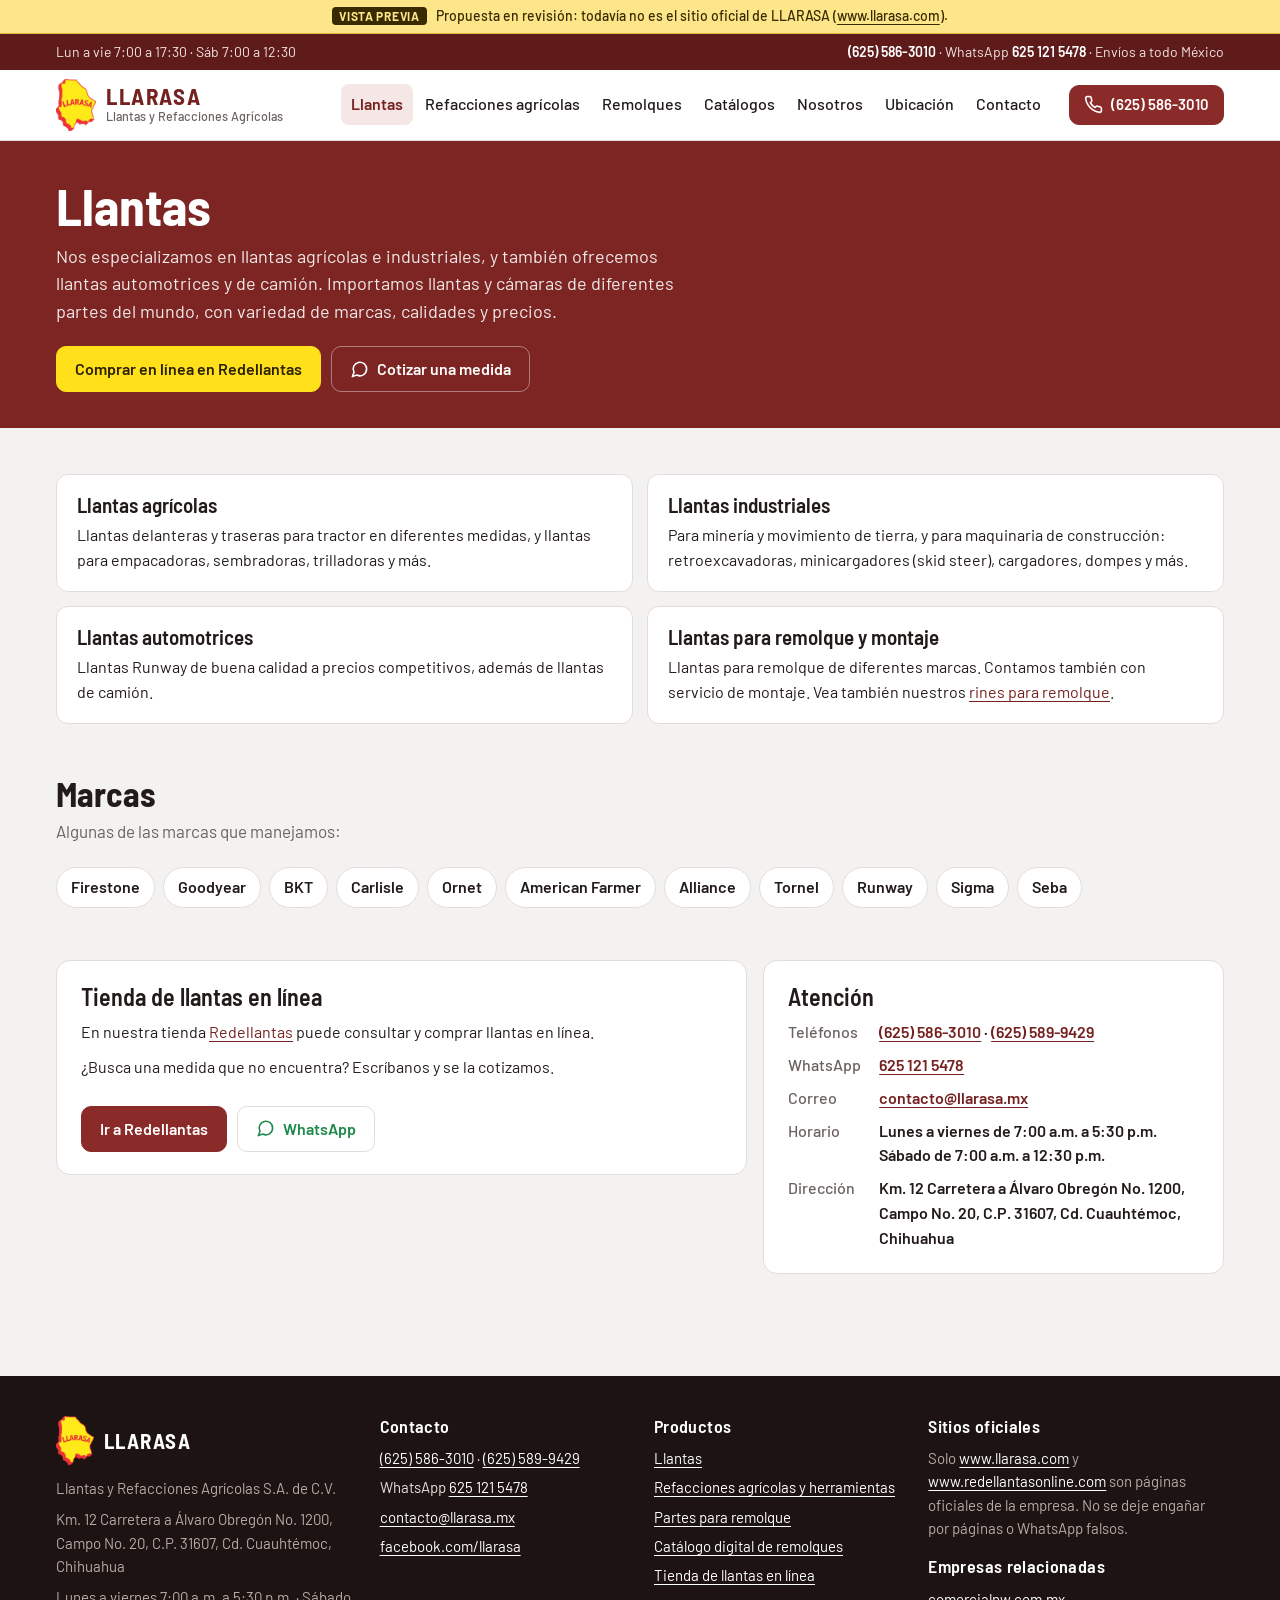
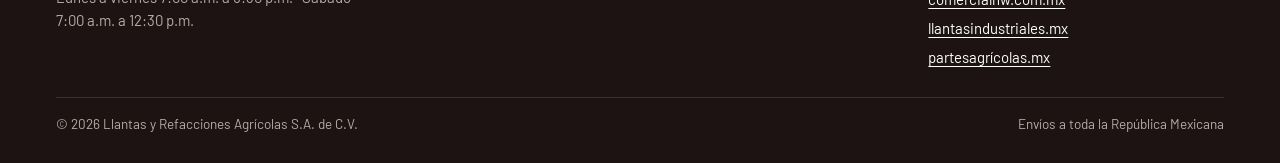
<file: llantas.html>
<!doctype html>
<html lang="es">
<head>
<meta charset="utf-8">
<meta name="robots" content="noindex, nofollow">
<meta name="viewport" content="width=device-width, initial-scale=1, viewport-fit=cover">
<title>Llantas · LLARASA</title>
<meta name="description" content="Llantas agrícolas, industriales, automotrices y de camión en Cd. Cuauhtémoc, Chihuahua: Firestone, Goodyear, BKT, Carlisle, Alliance, Runway y más.">
<meta name="theme-color" content="#7c2523">
<link rel="icon" href="assets/img/favicon-32.png" sizes="32x32" type="image/png">
<link rel="apple-touch-icon" href="assets/img/apple-touch-icon.png">
<meta property="og:type" content="website">
<meta property="og:locale" content="es_MX">
<meta property="og:site_name" content="LLARASA">
<meta property="og:title" content="Vista previa · Llantas · LLARASA">
<meta property="og:description" content="Llantas agrícolas, industriales, automotrices y de camión en Cd. Cuauhtémoc, Chihuahua: Firestone, Goodyear, BKT, Carlisle, Alliance, Runway y más.">
<meta property="og:image" content="https://alejandrothiessen.github.io/llarasa-preview/assets/img/og.jpg">
<link rel="stylesheet" href="assets/site.css">

<link rel="stylesheet" href="assets/vista-previa.css">
</head>
<body>
<a class="skip" href="#contenido">Saltar al contenido</a>
<div class="vp-banner" role="note"><b>VISTA PREVIA</b> Propuesta en revisión: todavía no es el sitio oficial de LLARASA (<a href="https://www.llarasa.com">www.llarasa.com</a>).</div>
<div class="topline"><div class="wrap">
  <span>Lun a vie 7:00 a 17:30 · Sáb 7:00 a 12:30</span>
  <span><a href="tel:+526255863010">(625) 586-3010</a> · WhatsApp <a href="https://wa.me/526251215478" target="_blank" rel="noopener">625 121 5478</a><span class="hide-s"> · Envíos a todo México</span></span>
</div></div>
<header class="hdr"><div class="wrap">
  <a class="logo" href="index.html" aria-label="LLARASA, inicio"><img src="assets/img/logo.webp" alt="" width="40" height="49"><span><b>LLARASA</b><small>Llantas y Refacciones Agrícolas</small></span></a>
  <button class="menu-btn" type="button" aria-expanded="false" aria-controls="nav"><svg viewBox="0 0 24 24" fill="none" stroke="currentColor" stroke-width="2.2" stroke-linecap="round" aria-hidden="true"><path d="M4 6h16M4 12h16M4 18h16"/></svg> Menú</button>
  <nav class="nav" id="nav" aria-label="Principal"><a href="llantas.html" aria-current="page">Llantas</a><a href="ref_agri.html">Refacciones agrícolas</a><a href="remolques.html">Remolques</a><a href="descargas.html">Catálogos</a><a href="nosotros.html">Nosotros</a><a href="mapa.html">Ubicación</a><a href="contactos.html">Contacto</a><a class="btn primary small call-m" href="tel:+526255863010"><svg viewBox="0 0 24 24" fill="none" stroke="currentColor" stroke-width="2" stroke-linecap="round" stroke-linejoin="round" aria-hidden="true"><path d="M22 16.9v3a2 2 0 0 1-2.2 2 19.8 19.8 0 0 1-8.6-3.1 19.5 19.5 0 0 1-6-6A19.8 19.8 0 0 1 2.1 4.2 2 2 0 0 1 4.1 2h3a2 2 0 0 1 2 1.7c.1.9.4 1.8.7 2.7a2 2 0 0 1-.5 2.1L8 9.8a16 16 0 0 0 6 6l1.3-1.3a2 2 0 0 1 2.1-.4c.9.3 1.8.6 2.7.7a2 2 0 0 1 1.7 2z"/></svg> Llamar (625) 586-3010</a></nav>
  <a class="btn primary small call" href="tel:+526255863010"><svg viewBox="0 0 24 24" fill="none" stroke="currentColor" stroke-width="2" stroke-linecap="round" stroke-linejoin="round" aria-hidden="true"><path d="M22 16.9v3a2 2 0 0 1-2.2 2 19.8 19.8 0 0 1-8.6-3.1 19.5 19.5 0 0 1-6-6A19.8 19.8 0 0 1 2.1 4.2 2 2 0 0 1 4.1 2h3a2 2 0 0 1 2 1.7c.1.9.4 1.8.7 2.7a2 2 0 0 1-.5 2.1L8 9.8a16 16 0 0 0 6 6l1.3-1.3a2 2 0 0 1 2.1-.4c.9.3 1.8.6 2.7.7a2 2 0 0 1 1.7 2z"/></svg> (625) 586-3010</a>
</div></header>
<main id="contenido">
<section class="phead"><div class="wrap"><h1>Llantas</h1><p>Nos especializamos en llantas agrícolas e industriales, y también ofrecemos llantas automotrices y de camión. Importamos llantas y cámaras de diferentes partes del mundo, con variedad de marcas, calidades y precios.</p><div class="ctas"><a class="btn sun" href="https://www.redellantasonline.com" target="_blank" rel="noopener">Comprar en línea en Redellantas</a><a class="btn ghost wa" href="https://wa.me/526251215478?text=Hola%2C%20quiero%20cotizar%20una%20llanta.%20Medida%3A%20" target="_blank" rel="noopener"><svg viewBox="0 0 24 24" fill="none" stroke="currentColor" stroke-width="2" stroke-linecap="round" stroke-linejoin="round" aria-hidden="true"><path d="M21 11.5a8.4 8.4 0 0 1-12.4 7.4L3 21l2.1-5.5A8.5 8.5 0 1 1 21 11.5z"/></svg> Cotizar una medida</a></div></div></section><section class="sec"><div class="wrap">
  <div class="cats">
    <div class="cat"><h3>Llantas agrícolas</h3><p>Llantas delanteras y traseras para tractor en diferentes medidas, y llantas para empacadoras, sembradoras, trilladoras y más.</p></div>
    <div class="cat"><h3>Llantas industriales</h3><p>Para minería y movimiento de tierra, y para maquinaria de construcción: retroexcavadoras, minicargadores (skid steer), cargadores, dompes y más.</p></div>
    <div class="cat"><h3>Llantas automotrices</h3><p>Llantas Runway de buena calidad a precios competitivos, además de llantas de camión.</p></div>
    <div class="cat"><h3>Llantas para remolque y montaje</h3><p>Llantas para remolque de diferentes marcas. Contamos también con servicio de montaje. Vea también nuestros <a href="catalogo.html#sec-rines">rines para remolque</a>.</p></div>
  </div>
</div></section>
<section class="sec"><div class="wrap">
  <h2>Marcas</h2>
  <p class="intro">Algunas de las marcas que manejamos:</p>
  <ul class="brands"><li>Firestone</li><li>Goodyear</li><li>BKT</li><li>Carlisle</li><li>Ornet</li><li>American Farmer</li><li>Alliance</li><li>Tornel</li><li>Runway</li><li>Sigma</li><li>Seba</li></ul>
</div></section>
<section class="sec"><div class="wrap split">
  <div class="panel"><h2>Tienda de llantas en línea</h2><p>En nuestra tienda <a href="https://www.redellantasonline.com" target="_blank" rel="noopener">Redellantas</a> puede consultar y comprar llantas en línea.</p><p>¿Busca una medida que no encuentra? Escríbanos y se la cotizamos.</p><div class="ctas"><a class="btn primary" href="https://www.redellantasonline.com" target="_blank" rel="noopener">Ir a Redellantas</a><a class="btn wa" href="https://wa.me/526251215478?text=Hola%2C%20quiero%20cotizar%20una%20llanta.%20Medida%3A%20" target="_blank" rel="noopener"><svg viewBox="0 0 24 24" fill="none" stroke="currentColor" stroke-width="2" stroke-linecap="round" stroke-linejoin="round" aria-hidden="true"><path d="M21 11.5a8.4 8.4 0 0 1-12.4 7.4L3 21l2.1-5.5A8.5 8.5 0 1 1 21 11.5z"/></svg> WhatsApp</a></div></div>
  <div class="panel"><h3>Atención</h3><dl class="dl-list"><dt>Teléfonos</dt><dd><a href="tel:+526255863010">(625) 586-3010</a> · <a href="tel:+526255899429">(625) 589-9429</a></dd><dt>WhatsApp</dt><dd><a href="https://wa.me/526251215478" target="_blank" rel="noopener">625 121 5478</a></dd><dt>Correo</dt><dd><a href="mailto:contacto@llarasa.mx">contacto@llarasa.mx</a></dd><dt>Horario</dt><dd>Lunes a viernes de 7:00 a.m. a 5:30 p.m.<br>Sábado de 7:00 a.m. a 12:30 p.m.</dd><dt>Dirección</dt><dd>Km. 12 Carretera a Álvaro Obregón No. 1200, Campo No. 20, C.P. 31607, Cd. Cuauhtémoc, Chihuahua</dd></dl></div>
</div></section>
</main>
<footer class="ftr"><div class="wrap">
  <div>
    <div class="flogo"><img src="assets/img/logo.webp" alt="" width="38" height="47"><b>LLARASA</b></div>
    <p>Llantas y Refacciones Agrícolas S.A. de C.V.</p>
    <p>Km. 12 Carretera a Álvaro Obregón No. 1200, Campo No. 20, C.P. 31607, Cd. Cuauhtémoc, Chihuahua</p>
    <p>Lunes a viernes 7:00 a.m. a 5:30 p.m. · Sábado 7:00 a.m. a 12:30 p.m.</p>
  </div>
  <div>
    <h2>Contacto</h2>
    <ul>
      <li><a href="tel:+526255863010">(625) 586-3010</a> · <a href="tel:+526255899429">(625) 589-9429</a></li>
      <li>WhatsApp <a href="https://wa.me/526251215478" target="_blank" rel="noopener">625 121 5478</a></li>
      <li><a href="mailto:contacto@llarasa.mx">contacto@llarasa.mx</a></li>
      <li><a href="https://www.facebook.com/llarasa" target="_blank" rel="noopener">facebook.com/llarasa</a></li>
    </ul>
  </div>
  <div>
    <h2>Productos</h2>
    <ul>
      <li><a href="llantas.html">Llantas</a></li>
      <li><a href="ref_agri.html">Refacciones agrícolas y herramientas</a></li>
      <li><a href="remolques.html">Partes para remolque</a></li>
      <li><a href="catalogo.html">Catálogo digital de remolques</a></li>
      <li><a href="https://www.redellantasonline.com" target="_blank" rel="noopener">Tienda de llantas en línea</a></li>
    </ul>
  </div>
  <div>
    <h2>Sitios oficiales</h2>
    <p>Solo <a href="https://www.llarasa.com">www.llarasa.com</a> y <a href="https://www.redellantasonline.com" target="_blank" rel="noopener">www.redellantasonline.com</a> son páginas oficiales de la empresa. No se deje engañar por páginas o WhatsApp falsos.</p>
    <h2 style="margin-top:16px">Empresas relacionadas</h2>
    <ul>
      <li><a href="http://www.comercialnw.com.mx" target="_blank" rel="noopener">comercialnw.com.mx</a></li>
      <li><a href="http://www.llantasindustriales.mx" target="_blank" rel="noopener">llantasindustriales.mx</a></li>
      <li><a href="http://www.xn--partesagrcolas-1nb.mx" target="_blank" rel="noopener">partesagrícolas.mx</a></li>
    </ul>
  </div>
  <div class="base"><span>© 2026 Llantas y Refacciones Agrícolas S.A. de C.V.</span><span>Envíos a toda la República Mexicana</span></div>
</div></footer>
<script src="assets/site.js"></script>

<script src="assets/vista-previa.js" defer></script>
</body>
</html>
</file>
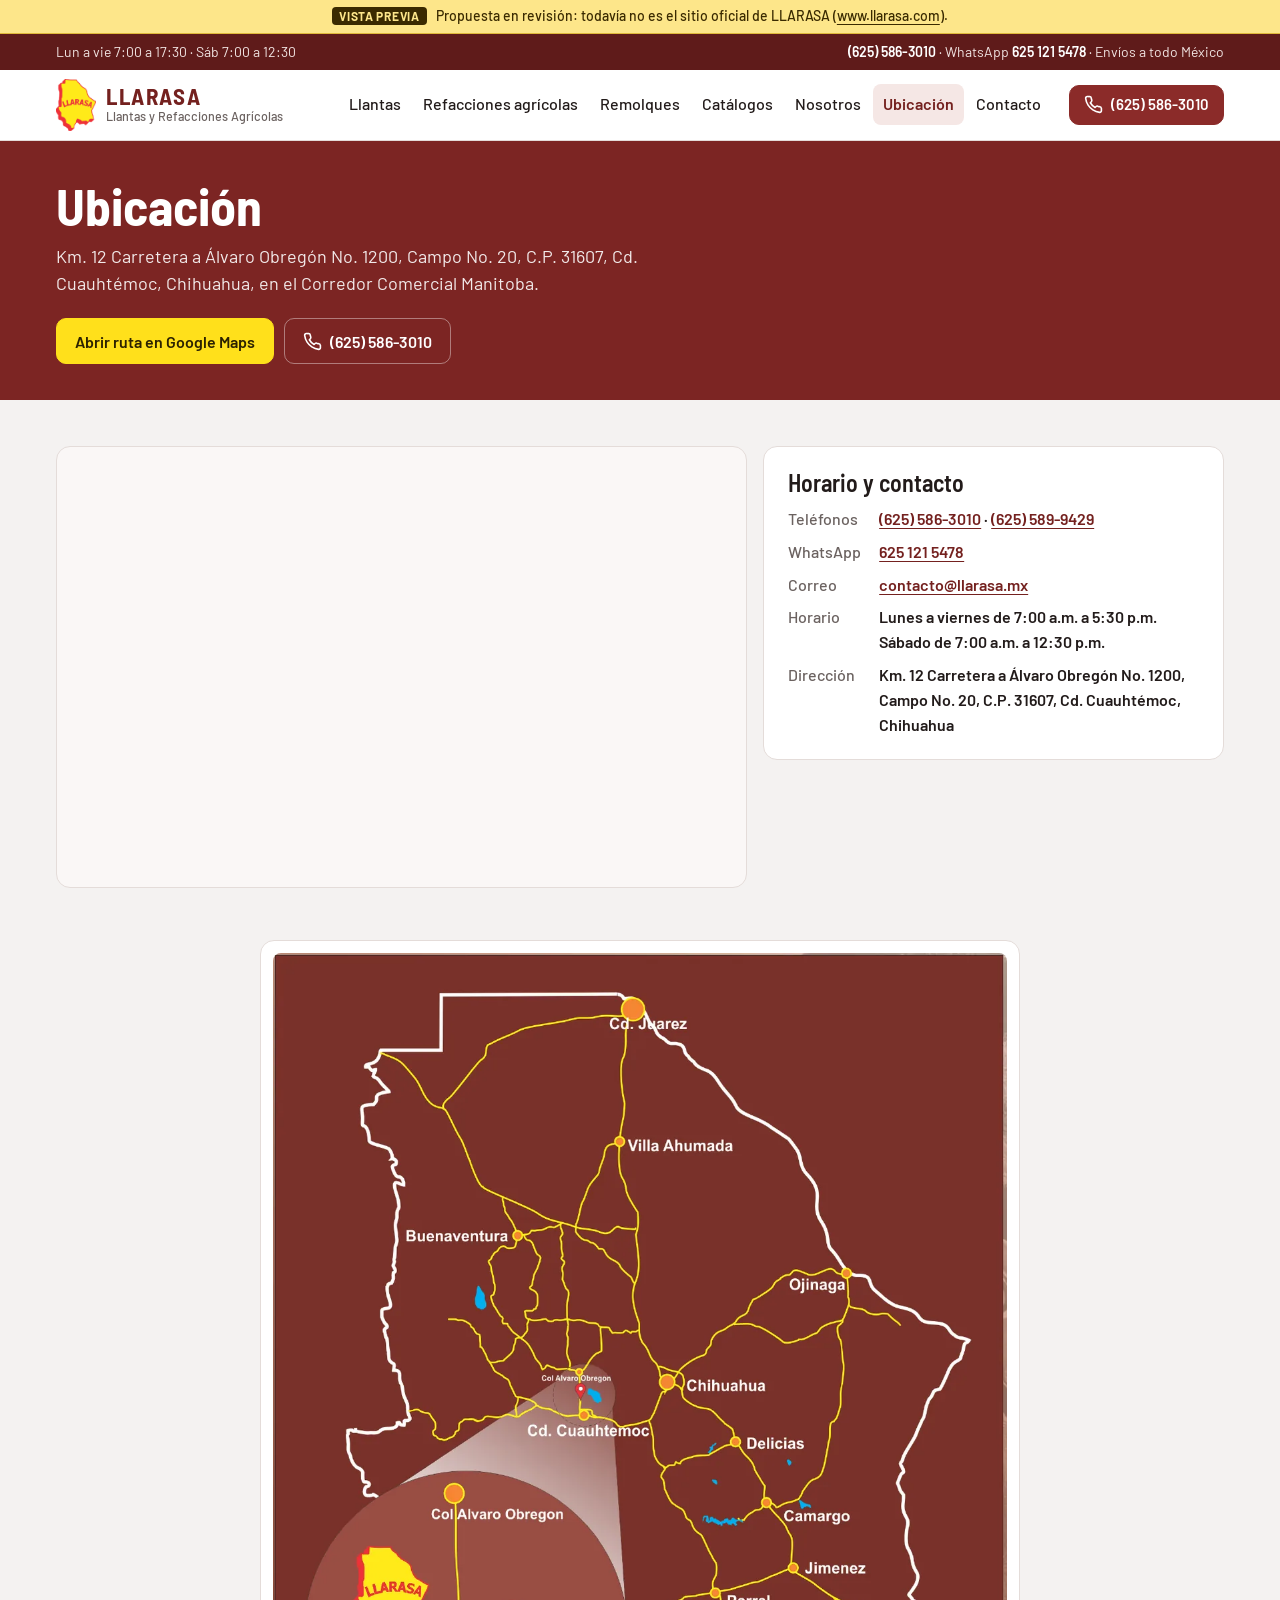
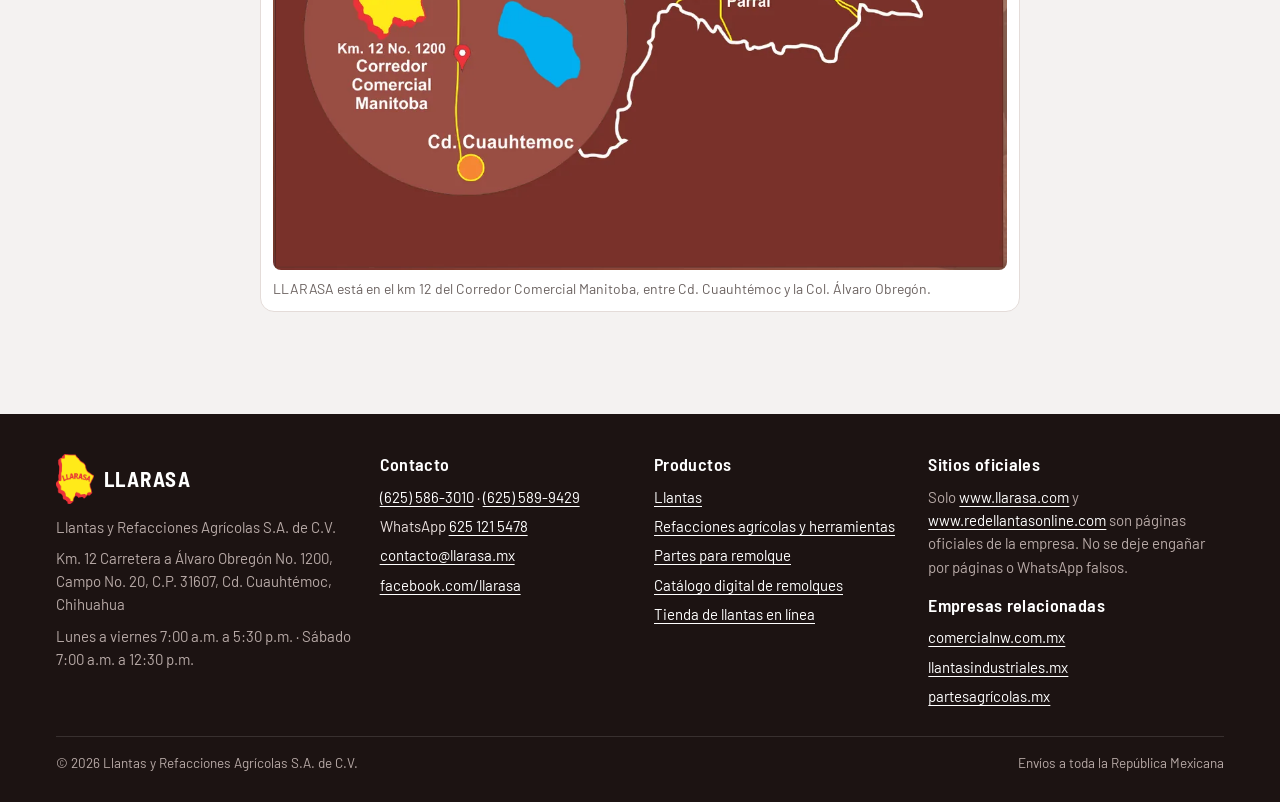
<file: mapa.html>
<!doctype html>
<html lang="es">
<head>
<meta charset="utf-8">
<meta name="robots" content="noindex, nofollow">
<meta name="viewport" content="width=device-width, initial-scale=1, viewport-fit=cover">
<title>Ubicación · LLARASA</title>
<meta name="description" content="Cómo llegar a LLARASA: Km. 12 Carretera a Álvaro Obregón No. 1200, Campo No. 20, Cd. Cuauhtémoc, Chihuahua.">
<meta name="theme-color" content="#7c2523">
<link rel="icon" href="assets/img/favicon-32.png" sizes="32x32" type="image/png">
<link rel="apple-touch-icon" href="assets/img/apple-touch-icon.png">
<meta property="og:type" content="website">
<meta property="og:locale" content="es_MX">
<meta property="og:site_name" content="LLARASA">
<meta property="og:title" content="Vista previa · Ubicación · LLARASA">
<meta property="og:description" content="Cómo llegar a LLARASA: Km. 12 Carretera a Álvaro Obregón No. 1200, Campo No. 20, Cd. Cuauhtémoc, Chihuahua.">
<meta property="og:image" content="https://alejandrothiessen.github.io/llarasa-preview/assets/img/og.jpg">
<link rel="stylesheet" href="assets/site.css">
<script type="application/ld+json">{"@context": "https://schema.org", "@type": "Store", "name": "LLARASA · Llantas y Refacciones Agrícolas S.A. de C.V.", "url": "https://www.llarasa.com/", "logo": "https://www.llarasa.com/assets/img/logo.png", "image": "https://www.llarasa.com/assets/img/og.jpg", "telephone": "+52 625 586 3010", "email": "contacto@llarasa.mx", "address": {"@type": "PostalAddress", "streetAddress": "Km. 12 Carretera a Álvaro Obregón No. 1200, Campo No. 20", "addressLocality": "Cuauhtémoc", "addressRegion": "Chihuahua", "postalCode": "31607", "addressCountry": "MX"}, "openingHoursSpecification": [{"@type": "OpeningHoursSpecification", "dayOfWeek": ["Monday", "Tuesday", "Wednesday", "Thursday", "Friday"], "opens": "07:00", "closes": "17:30"}, {"@type": "OpeningHoursSpecification", "dayOfWeek": "Saturday", "opens": "07:00", "closes": "12:30"}], "sameAs": ["https://www.facebook.com/llarasa", "https://www.redellantasonline.com"]}</script>
<link rel="stylesheet" href="assets/vista-previa.css">
</head>
<body>
<a class="skip" href="#contenido">Saltar al contenido</a>
<div class="vp-banner" role="note"><b>VISTA PREVIA</b> Propuesta en revisión: todavía no es el sitio oficial de LLARASA (<a href="https://www.llarasa.com">www.llarasa.com</a>).</div>
<div class="topline"><div class="wrap">
  <span>Lun a vie 7:00 a 17:30 · Sáb 7:00 a 12:30</span>
  <span><a href="tel:+526255863010">(625) 586-3010</a> · WhatsApp <a href="https://wa.me/526251215478" target="_blank" rel="noopener">625 121 5478</a><span class="hide-s"> · Envíos a todo México</span></span>
</div></div>
<header class="hdr"><div class="wrap">
  <a class="logo" href="index.html" aria-label="LLARASA, inicio"><img src="assets/img/logo.webp" alt="" width="40" height="49"><span><b>LLARASA</b><small>Llantas y Refacciones Agrícolas</small></span></a>
  <button class="menu-btn" type="button" aria-expanded="false" aria-controls="nav"><svg viewBox="0 0 24 24" fill="none" stroke="currentColor" stroke-width="2.2" stroke-linecap="round" aria-hidden="true"><path d="M4 6h16M4 12h16M4 18h16"/></svg> Menú</button>
  <nav class="nav" id="nav" aria-label="Principal"><a href="llantas.html">Llantas</a><a href="ref_agri.html">Refacciones agrícolas</a><a href="remolques.html">Remolques</a><a href="descargas.html">Catálogos</a><a href="nosotros.html">Nosotros</a><a href="mapa.html" aria-current="page">Ubicación</a><a href="contactos.html">Contacto</a><a class="btn primary small call-m" href="tel:+526255863010"><svg viewBox="0 0 24 24" fill="none" stroke="currentColor" stroke-width="2" stroke-linecap="round" stroke-linejoin="round" aria-hidden="true"><path d="M22 16.9v3a2 2 0 0 1-2.2 2 19.8 19.8 0 0 1-8.6-3.1 19.5 19.5 0 0 1-6-6A19.8 19.8 0 0 1 2.1 4.2 2 2 0 0 1 4.1 2h3a2 2 0 0 1 2 1.7c.1.9.4 1.8.7 2.7a2 2 0 0 1-.5 2.1L8 9.8a16 16 0 0 0 6 6l1.3-1.3a2 2 0 0 1 2.1-.4c.9.3 1.8.6 2.7.7a2 2 0 0 1 1.7 2z"/></svg> Llamar (625) 586-3010</a></nav>
  <a class="btn primary small call" href="tel:+526255863010"><svg viewBox="0 0 24 24" fill="none" stroke="currentColor" stroke-width="2" stroke-linecap="round" stroke-linejoin="round" aria-hidden="true"><path d="M22 16.9v3a2 2 0 0 1-2.2 2 19.8 19.8 0 0 1-8.6-3.1 19.5 19.5 0 0 1-6-6A19.8 19.8 0 0 1 2.1 4.2 2 2 0 0 1 4.1 2h3a2 2 0 0 1 2 1.7c.1.9.4 1.8.7 2.7a2 2 0 0 1-.5 2.1L8 9.8a16 16 0 0 0 6 6l1.3-1.3a2 2 0 0 1 2.1-.4c.9.3 1.8.6 2.7.7a2 2 0 0 1 1.7 2z"/></svg> (625) 586-3010</a>
</div></header>
<main id="contenido">
<section class="phead"><div class="wrap"><h1>Ubicación</h1><p>Km. 12 Carretera a Álvaro Obregón No. 1200, Campo No. 20, C.P. 31607, Cd. Cuauhtémoc, Chihuahua, en el Corredor Comercial Manitoba.</p><div class="ctas"><a class="btn sun" href="https://www.google.com/maps/dir/?api=1&amp;destination=Llantas+y+Refacciones+Agr%C3%ADcolas+S.A.+de+C.V.%2C+Cuauht%C3%A9moc%2C+Chihuahua" target="_blank" rel="noopener">Abrir ruta en Google Maps</a><a class="btn ghost" href="tel:+526255863010"><svg viewBox="0 0 24 24" fill="none" stroke="currentColor" stroke-width="2" stroke-linecap="round" stroke-linejoin="round" aria-hidden="true"><path d="M22 16.9v3a2 2 0 0 1-2.2 2 19.8 19.8 0 0 1-8.6-3.1 19.5 19.5 0 0 1-6-6A19.8 19.8 0 0 1 2.1 4.2 2 2 0 0 1 4.1 2h3a2 2 0 0 1 2 1.7c.1.9.4 1.8.7 2.7a2 2 0 0 1-.5 2.1L8 9.8a16 16 0 0 0 6 6l1.3-1.3a2 2 0 0 1 2.1-.4c.9.3 1.8.6 2.7.7a2 2 0 0 1 1.7 2z"/></svg> (625) 586-3010</a></div></div></section><section class="sec"><div class="wrap split">
  <div class="map"><iframe src="https://maps.google.com/maps?q=Llantas%20y%20Refacciones%20Agr%C3%ADcolas%20S.A.%20de%20C.V.%2C%20Cuauht%C3%A9moc%2C%20Chihuahua&amp;z=13&amp;hl=es&amp;output=embed" title="Mapa de la ubicación de LLARASA" loading="lazy" referrerpolicy="no-referrer-when-downgrade"></iframe></div>
  <div class="panel"><h2>Horario y contacto</h2><dl class="dl-list"><dt>Teléfonos</dt><dd><a href="tel:+526255863010">(625) 586-3010</a> · <a href="tel:+526255899429">(625) 589-9429</a></dd><dt>WhatsApp</dt><dd><a href="https://wa.me/526251215478" target="_blank" rel="noopener">625 121 5478</a></dd><dt>Correo</dt><dd><a href="mailto:contacto@llarasa.mx">contacto@llarasa.mx</a></dd><dt>Horario</dt><dd>Lunes a viernes de 7:00 a.m. a 5:30 p.m.<br>Sábado de 7:00 a.m. a 12:30 p.m.</dd><dt>Dirección</dt><dd>Km. 12 Carretera a Álvaro Obregón No. 1200, Campo No. 20, C.P. 31607, Cd. Cuauhtémoc, Chihuahua</dd></dl></div>
</div></section>
<section class="sec"><div class="wrap">
  <figure class="figure-map"><img src="assets/img/mapa-chihuahua.webp" alt="Mapa de carreteras del estado de Chihuahua con la ubicación de LLARASA en el km 12 del Corredor Comercial Manitoba, entre Cd. Cuauhtémoc y Col. Álvaro Obregón" loading="lazy">
  <figcaption>LLARASA está en el km 12 del Corredor Comercial Manitoba, entre Cd. Cuauhtémoc y la Col. Álvaro Obregón.</figcaption></figure>
</div></section>
</main>
<footer class="ftr"><div class="wrap">
  <div>
    <div class="flogo"><img src="assets/img/logo.webp" alt="" width="38" height="47"><b>LLARASA</b></div>
    <p>Llantas y Refacciones Agrícolas S.A. de C.V.</p>
    <p>Km. 12 Carretera a Álvaro Obregón No. 1200, Campo No. 20, C.P. 31607, Cd. Cuauhtémoc, Chihuahua</p>
    <p>Lunes a viernes 7:00 a.m. a 5:30 p.m. · Sábado 7:00 a.m. a 12:30 p.m.</p>
  </div>
  <div>
    <h2>Contacto</h2>
    <ul>
      <li><a href="tel:+526255863010">(625) 586-3010</a> · <a href="tel:+526255899429">(625) 589-9429</a></li>
      <li>WhatsApp <a href="https://wa.me/526251215478" target="_blank" rel="noopener">625 121 5478</a></li>
      <li><a href="mailto:contacto@llarasa.mx">contacto@llarasa.mx</a></li>
      <li><a href="https://www.facebook.com/llarasa" target="_blank" rel="noopener">facebook.com/llarasa</a></li>
    </ul>
  </div>
  <div>
    <h2>Productos</h2>
    <ul>
      <li><a href="llantas.html">Llantas</a></li>
      <li><a href="ref_agri.html">Refacciones agrícolas y herramientas</a></li>
      <li><a href="remolques.html">Partes para remolque</a></li>
      <li><a href="catalogo.html">Catálogo digital de remolques</a></li>
      <li><a href="https://www.redellantasonline.com" target="_blank" rel="noopener">Tienda de llantas en línea</a></li>
    </ul>
  </div>
  <div>
    <h2>Sitios oficiales</h2>
    <p>Solo <a href="https://www.llarasa.com">www.llarasa.com</a> y <a href="https://www.redellantasonline.com" target="_blank" rel="noopener">www.redellantasonline.com</a> son páginas oficiales de la empresa. No se deje engañar por páginas o WhatsApp falsos.</p>
    <h2 style="margin-top:16px">Empresas relacionadas</h2>
    <ul>
      <li><a href="http://www.comercialnw.com.mx" target="_blank" rel="noopener">comercialnw.com.mx</a></li>
      <li><a href="http://www.llantasindustriales.mx" target="_blank" rel="noopener">llantasindustriales.mx</a></li>
      <li><a href="http://www.xn--partesagrcolas-1nb.mx" target="_blank" rel="noopener">partesagrícolas.mx</a></li>
    </ul>
  </div>
  <div class="base"><span>© 2026 Llantas y Refacciones Agrícolas S.A. de C.V.</span><span>Envíos a toda la República Mexicana</span></div>
</div></footer>
<script src="assets/site.js"></script>

<script src="assets/vista-previa.js" defer></script>
</body>
</html>
</file>
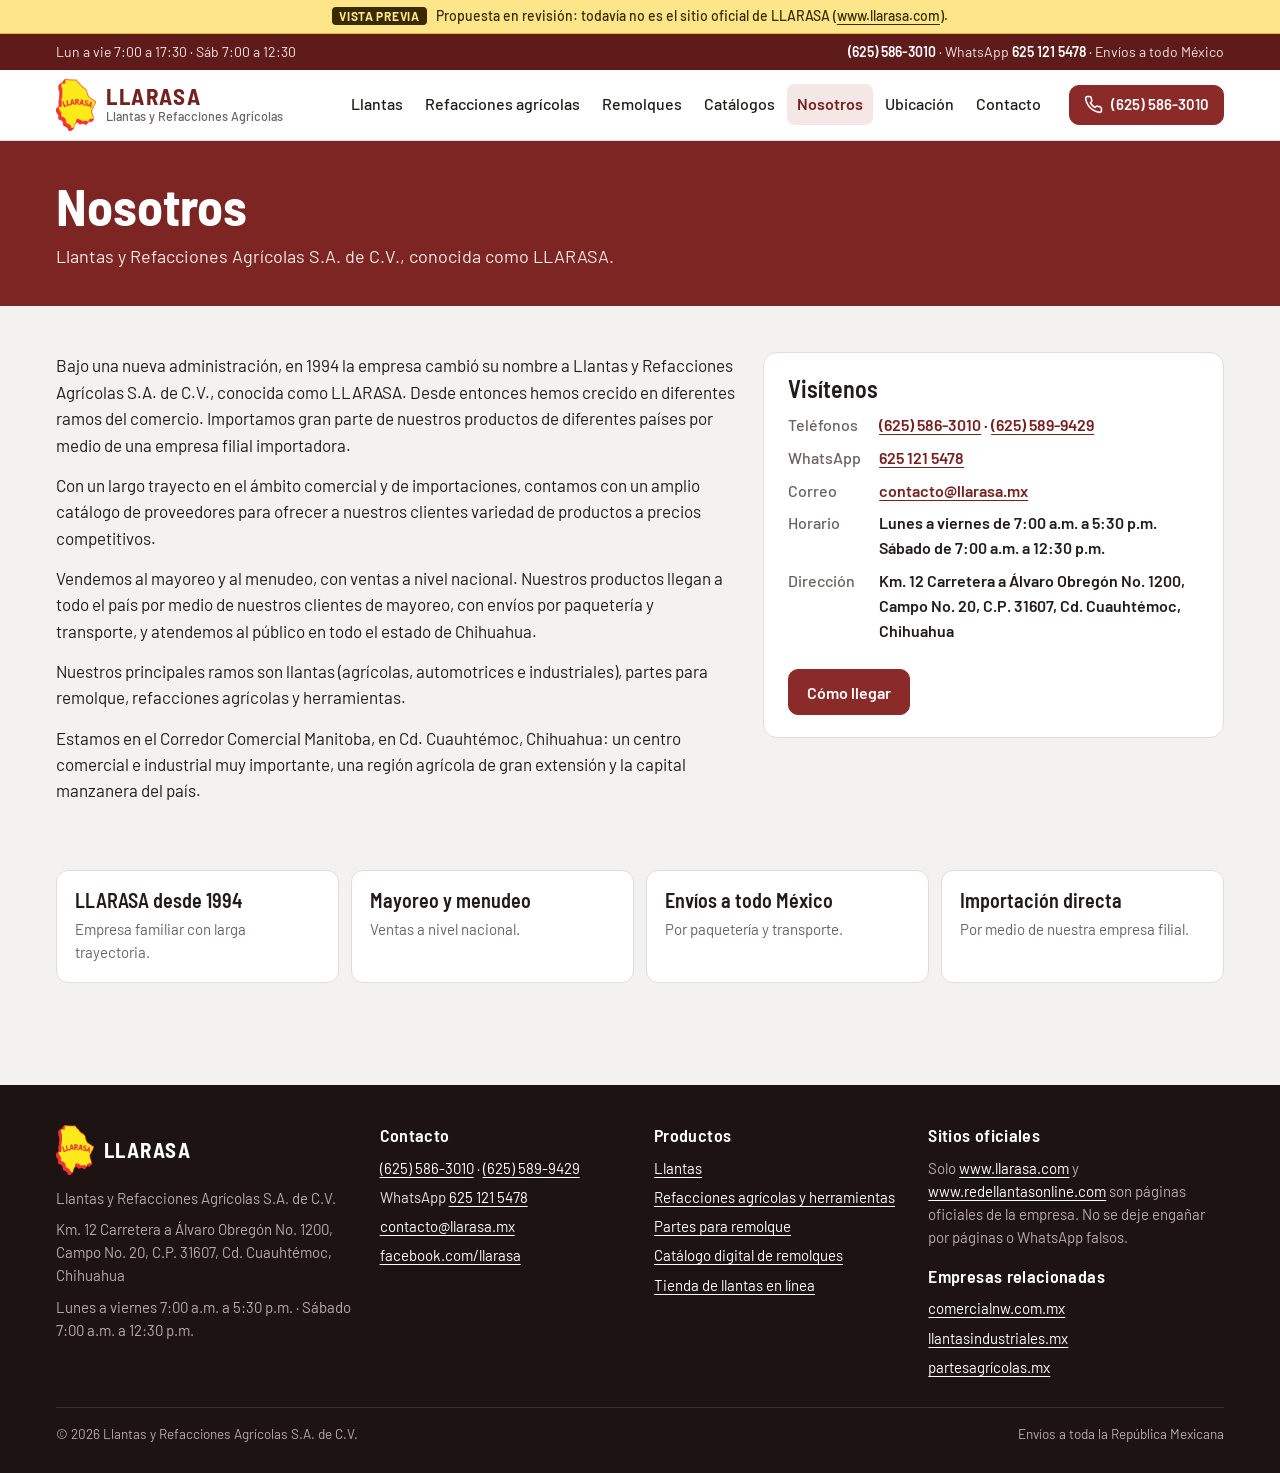
<file: nosotros.html>
<!doctype html>
<html lang="es">
<head>
<meta charset="utf-8">
<meta name="robots" content="noindex, nofollow">
<meta name="viewport" content="width=device-width, initial-scale=1, viewport-fit=cover">
<title>Nosotros · LLARASA</title>
<meta name="description" content="LLARASA, Llantas y Refacciones Agrícolas S.A. de C.V.: empresa familiar en Cd. Cuauhtémoc, Chihuahua, desde 1994.">
<meta name="theme-color" content="#7c2523">
<link rel="icon" href="assets/img/favicon-32.png" sizes="32x32" type="image/png">
<link rel="apple-touch-icon" href="assets/img/apple-touch-icon.png">
<meta property="og:type" content="website">
<meta property="og:locale" content="es_MX">
<meta property="og:site_name" content="LLARASA">
<meta property="og:title" content="Vista previa · Nosotros · LLARASA">
<meta property="og:description" content="LLARASA, Llantas y Refacciones Agrícolas S.A. de C.V.: empresa familiar en Cd. Cuauhtémoc, Chihuahua, desde 1994.">
<meta property="og:image" content="https://alejandrothiessen.github.io/llarasa-preview/assets/img/og.jpg">
<link rel="stylesheet" href="assets/site.css">

<link rel="stylesheet" href="assets/vista-previa.css">
</head>
<body>
<a class="skip" href="#contenido">Saltar al contenido</a>
<div class="vp-banner" role="note"><b>VISTA PREVIA</b> Propuesta en revisión: todavía no es el sitio oficial de LLARASA (<a href="https://www.llarasa.com">www.llarasa.com</a>).</div>
<div class="topline"><div class="wrap">
  <span>Lun a vie 7:00 a 17:30 · Sáb 7:00 a 12:30</span>
  <span><a href="tel:+526255863010">(625) 586-3010</a> · WhatsApp <a href="https://wa.me/526251215478" target="_blank" rel="noopener">625 121 5478</a><span class="hide-s"> · Envíos a todo México</span></span>
</div></div>
<header class="hdr"><div class="wrap">
  <a class="logo" href="index.html" aria-label="LLARASA, inicio"><img src="assets/img/logo.webp" alt="" width="40" height="49"><span><b>LLARASA</b><small>Llantas y Refacciones Agrícolas</small></span></a>
  <button class="menu-btn" type="button" aria-expanded="false" aria-controls="nav"><svg viewBox="0 0 24 24" fill="none" stroke="currentColor" stroke-width="2.2" stroke-linecap="round" aria-hidden="true"><path d="M4 6h16M4 12h16M4 18h16"/></svg> Menú</button>
  <nav class="nav" id="nav" aria-label="Principal"><a href="llantas.html">Llantas</a><a href="ref_agri.html">Refacciones agrícolas</a><a href="remolques.html">Remolques</a><a href="descargas.html">Catálogos</a><a href="nosotros.html" aria-current="page">Nosotros</a><a href="mapa.html">Ubicación</a><a href="contactos.html">Contacto</a><a class="btn primary small call-m" href="tel:+526255863010"><svg viewBox="0 0 24 24" fill="none" stroke="currentColor" stroke-width="2" stroke-linecap="round" stroke-linejoin="round" aria-hidden="true"><path d="M22 16.9v3a2 2 0 0 1-2.2 2 19.8 19.8 0 0 1-8.6-3.1 19.5 19.5 0 0 1-6-6A19.8 19.8 0 0 1 2.1 4.2 2 2 0 0 1 4.1 2h3a2 2 0 0 1 2 1.7c.1.9.4 1.8.7 2.7a2 2 0 0 1-.5 2.1L8 9.8a16 16 0 0 0 6 6l1.3-1.3a2 2 0 0 1 2.1-.4c.9.3 1.8.6 2.7.7a2 2 0 0 1 1.7 2z"/></svg> Llamar (625) 586-3010</a></nav>
  <a class="btn primary small call" href="tel:+526255863010"><svg viewBox="0 0 24 24" fill="none" stroke="currentColor" stroke-width="2" stroke-linecap="round" stroke-linejoin="round" aria-hidden="true"><path d="M22 16.9v3a2 2 0 0 1-2.2 2 19.8 19.8 0 0 1-8.6-3.1 19.5 19.5 0 0 1-6-6A19.8 19.8 0 0 1 2.1 4.2 2 2 0 0 1 4.1 2h3a2 2 0 0 1 2 1.7c.1.9.4 1.8.7 2.7a2 2 0 0 1-.5 2.1L8 9.8a16 16 0 0 0 6 6l1.3-1.3a2 2 0 0 1 2.1-.4c.9.3 1.8.6 2.7.7a2 2 0 0 1 1.7 2z"/></svg> (625) 586-3010</a>
</div></header>
<main id="contenido">
<section class="phead"><div class="wrap"><h1>Nosotros</h1><p>Llantas y Refacciones Agrícolas S.A. de C.V., conocida como LLARASA.</p></div></section><section class="sec"><div class="wrap split">
  <div class="prose">
    <p>Bajo una nueva administración, en 1994 la empresa cambió su nombre a Llantas y Refacciones Agrícolas S.A. de C.V., conocida como LLARASA. Desde entonces hemos crecido en diferentes ramos del comercio. Importamos gran parte de nuestros productos de diferentes países por medio de una empresa filial importadora.</p>
    <p>Con un largo trayecto en el ámbito comercial y de importaciones, contamos con un amplio catálogo de proveedores para ofrecer a nuestros clientes variedad de productos a precios competitivos.</p>
    <p>Vendemos al mayoreo y al menudeo, con ventas a nivel nacional. Nuestros productos llegan a todo el país por medio de nuestros clientes de mayoreo, con envíos por paquetería y transporte, y atendemos al público en todo el estado de Chihuahua.</p>
    <p>Nuestros principales ramos son llantas (agrícolas, automotrices e industriales), partes para remolque, refacciones agrícolas y herramientas.</p>
    <p>Estamos en el Corredor Comercial Manitoba, en Cd. Cuauhtémoc, Chihuahua: un centro comercial e industrial muy importante, una región agrícola de gran extensión y la capital manzanera del país.</p>
  </div>
  <div class="panel"><h3>Visítenos</h3><dl class="dl-list"><dt>Teléfonos</dt><dd><a href="tel:+526255863010">(625) 586-3010</a> · <a href="tel:+526255899429">(625) 589-9429</a></dd><dt>WhatsApp</dt><dd><a href="https://wa.me/526251215478" target="_blank" rel="noopener">625 121 5478</a></dd><dt>Correo</dt><dd><a href="mailto:contacto@llarasa.mx">contacto@llarasa.mx</a></dd><dt>Horario</dt><dd>Lunes a viernes de 7:00 a.m. a 5:30 p.m.<br>Sábado de 7:00 a.m. a 12:30 p.m.</dd><dt>Dirección</dt><dd>Km. 12 Carretera a Álvaro Obregón No. 1200, Campo No. 20, C.P. 31607, Cd. Cuauhtémoc, Chihuahua</dd></dl><div class="ctas"><a class="btn primary" href="mapa.html">Cómo llegar</a></div></div>
</div></section>
<section class="sec"><div class="wrap">
  <div class="facts">
    <div class="fact"><b>LLARASA desde 1994</b><span>Empresa familiar con larga trayectoria.</span></div>
    <div class="fact"><b>Mayoreo y menudeo</b><span>Ventas a nivel nacional.</span></div>
    <div class="fact"><b>Envíos a todo México</b><span>Por paquetería y transporte.</span></div>
    <div class="fact"><b>Importación directa</b><span>Por medio de nuestra empresa filial.</span></div>
  </div>
</div></section>
</main>
<footer class="ftr"><div class="wrap">
  <div>
    <div class="flogo"><img src="assets/img/logo.webp" alt="" width="38" height="47"><b>LLARASA</b></div>
    <p>Llantas y Refacciones Agrícolas S.A. de C.V.</p>
    <p>Km. 12 Carretera a Álvaro Obregón No. 1200, Campo No. 20, C.P. 31607, Cd. Cuauhtémoc, Chihuahua</p>
    <p>Lunes a viernes 7:00 a.m. a 5:30 p.m. · Sábado 7:00 a.m. a 12:30 p.m.</p>
  </div>
  <div>
    <h2>Contacto</h2>
    <ul>
      <li><a href="tel:+526255863010">(625) 586-3010</a> · <a href="tel:+526255899429">(625) 589-9429</a></li>
      <li>WhatsApp <a href="https://wa.me/526251215478" target="_blank" rel="noopener">625 121 5478</a></li>
      <li><a href="mailto:contacto@llarasa.mx">contacto@llarasa.mx</a></li>
      <li><a href="https://www.facebook.com/llarasa" target="_blank" rel="noopener">facebook.com/llarasa</a></li>
    </ul>
  </div>
  <div>
    <h2>Productos</h2>
    <ul>
      <li><a href="llantas.html">Llantas</a></li>
      <li><a href="ref_agri.html">Refacciones agrícolas y herramientas</a></li>
      <li><a href="remolques.html">Partes para remolque</a></li>
      <li><a href="catalogo.html">Catálogo digital de remolques</a></li>
      <li><a href="https://www.redellantasonline.com" target="_blank" rel="noopener">Tienda de llantas en línea</a></li>
    </ul>
  </div>
  <div>
    <h2>Sitios oficiales</h2>
    <p>Solo <a href="https://www.llarasa.com">www.llarasa.com</a> y <a href="https://www.redellantasonline.com" target="_blank" rel="noopener">www.redellantasonline.com</a> son páginas oficiales de la empresa. No se deje engañar por páginas o WhatsApp falsos.</p>
    <h2 style="margin-top:16px">Empresas relacionadas</h2>
    <ul>
      <li><a href="http://www.comercialnw.com.mx" target="_blank" rel="noopener">comercialnw.com.mx</a></li>
      <li><a href="http://www.llantasindustriales.mx" target="_blank" rel="noopener">llantasindustriales.mx</a></li>
      <li><a href="http://www.xn--partesagrcolas-1nb.mx" target="_blank" rel="noopener">partesagrícolas.mx</a></li>
    </ul>
  </div>
  <div class="base"><span>© 2026 Llantas y Refacciones Agrícolas S.A. de C.V.</span><span>Envíos a toda la República Mexicana</span></div>
</div></footer>
<script src="assets/site.js"></script>

<script src="assets/vista-previa.js" defer></script>
</body>
</html>
</file>
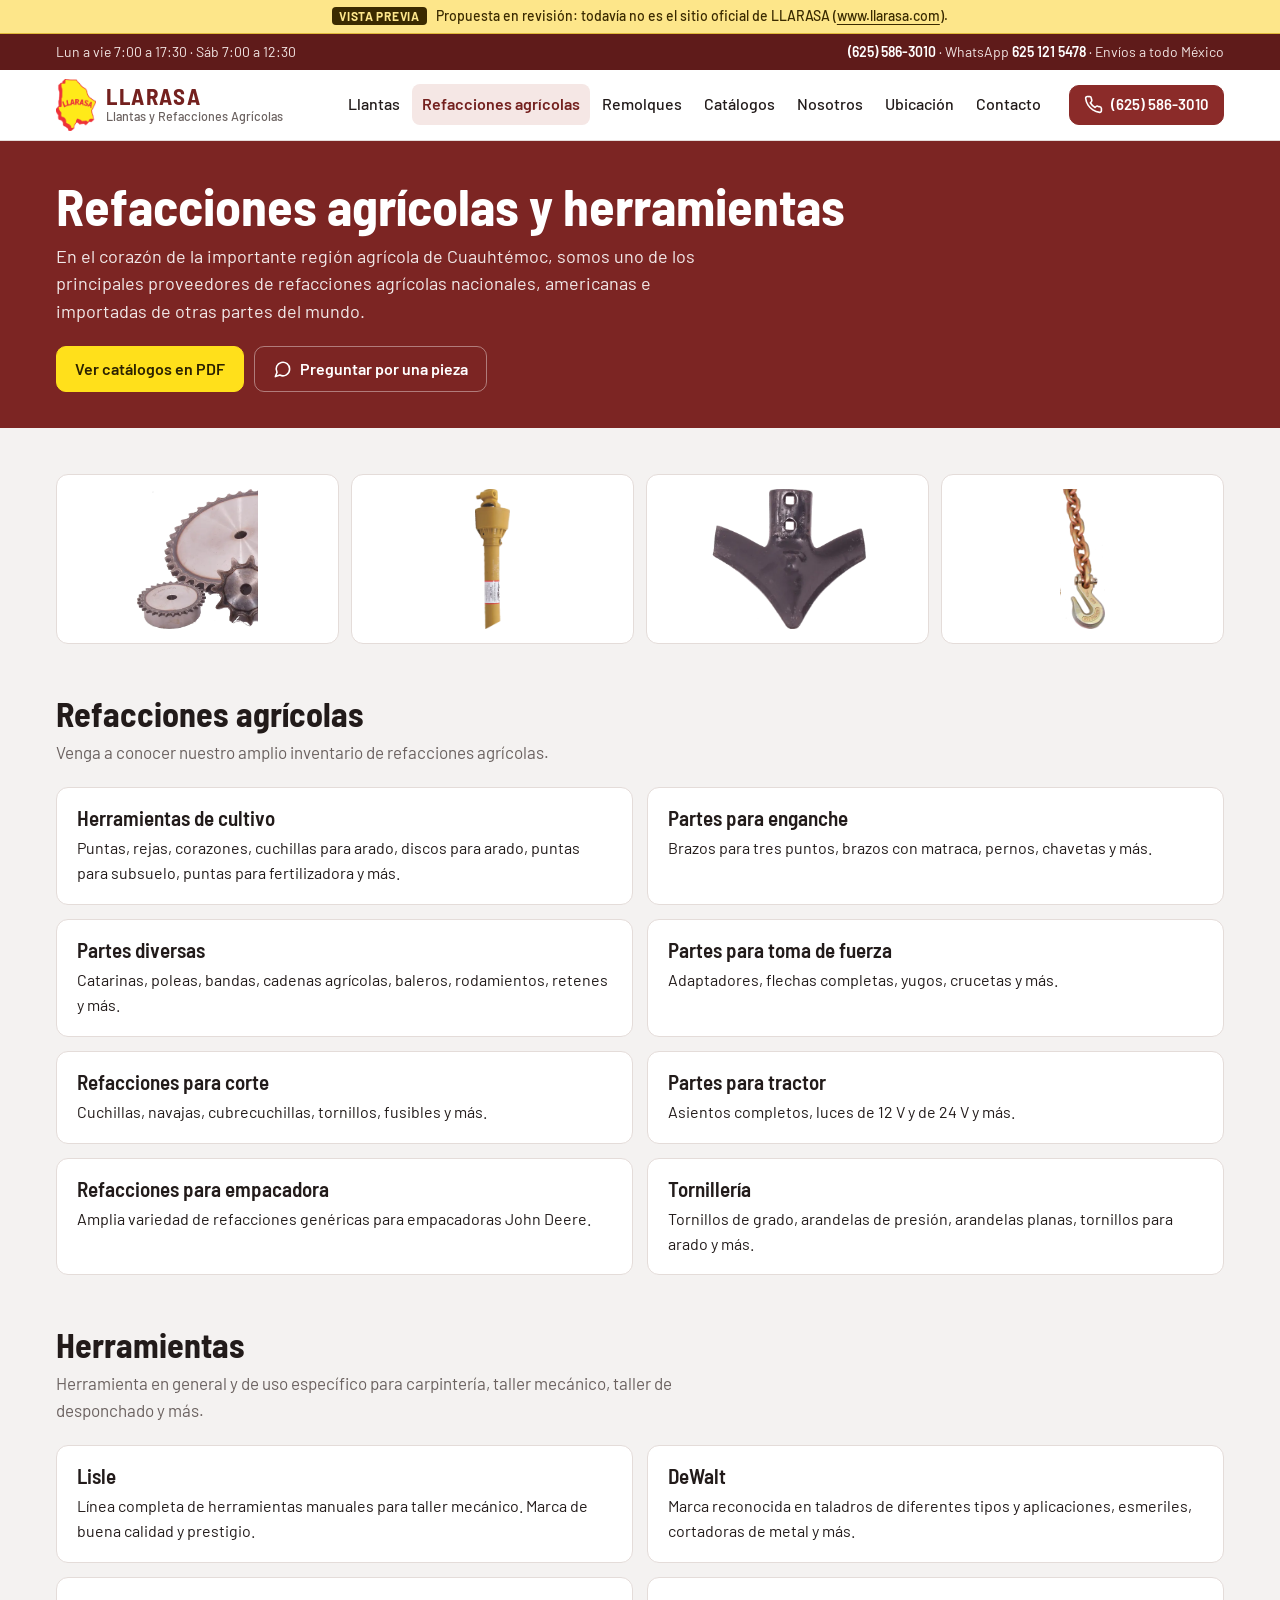
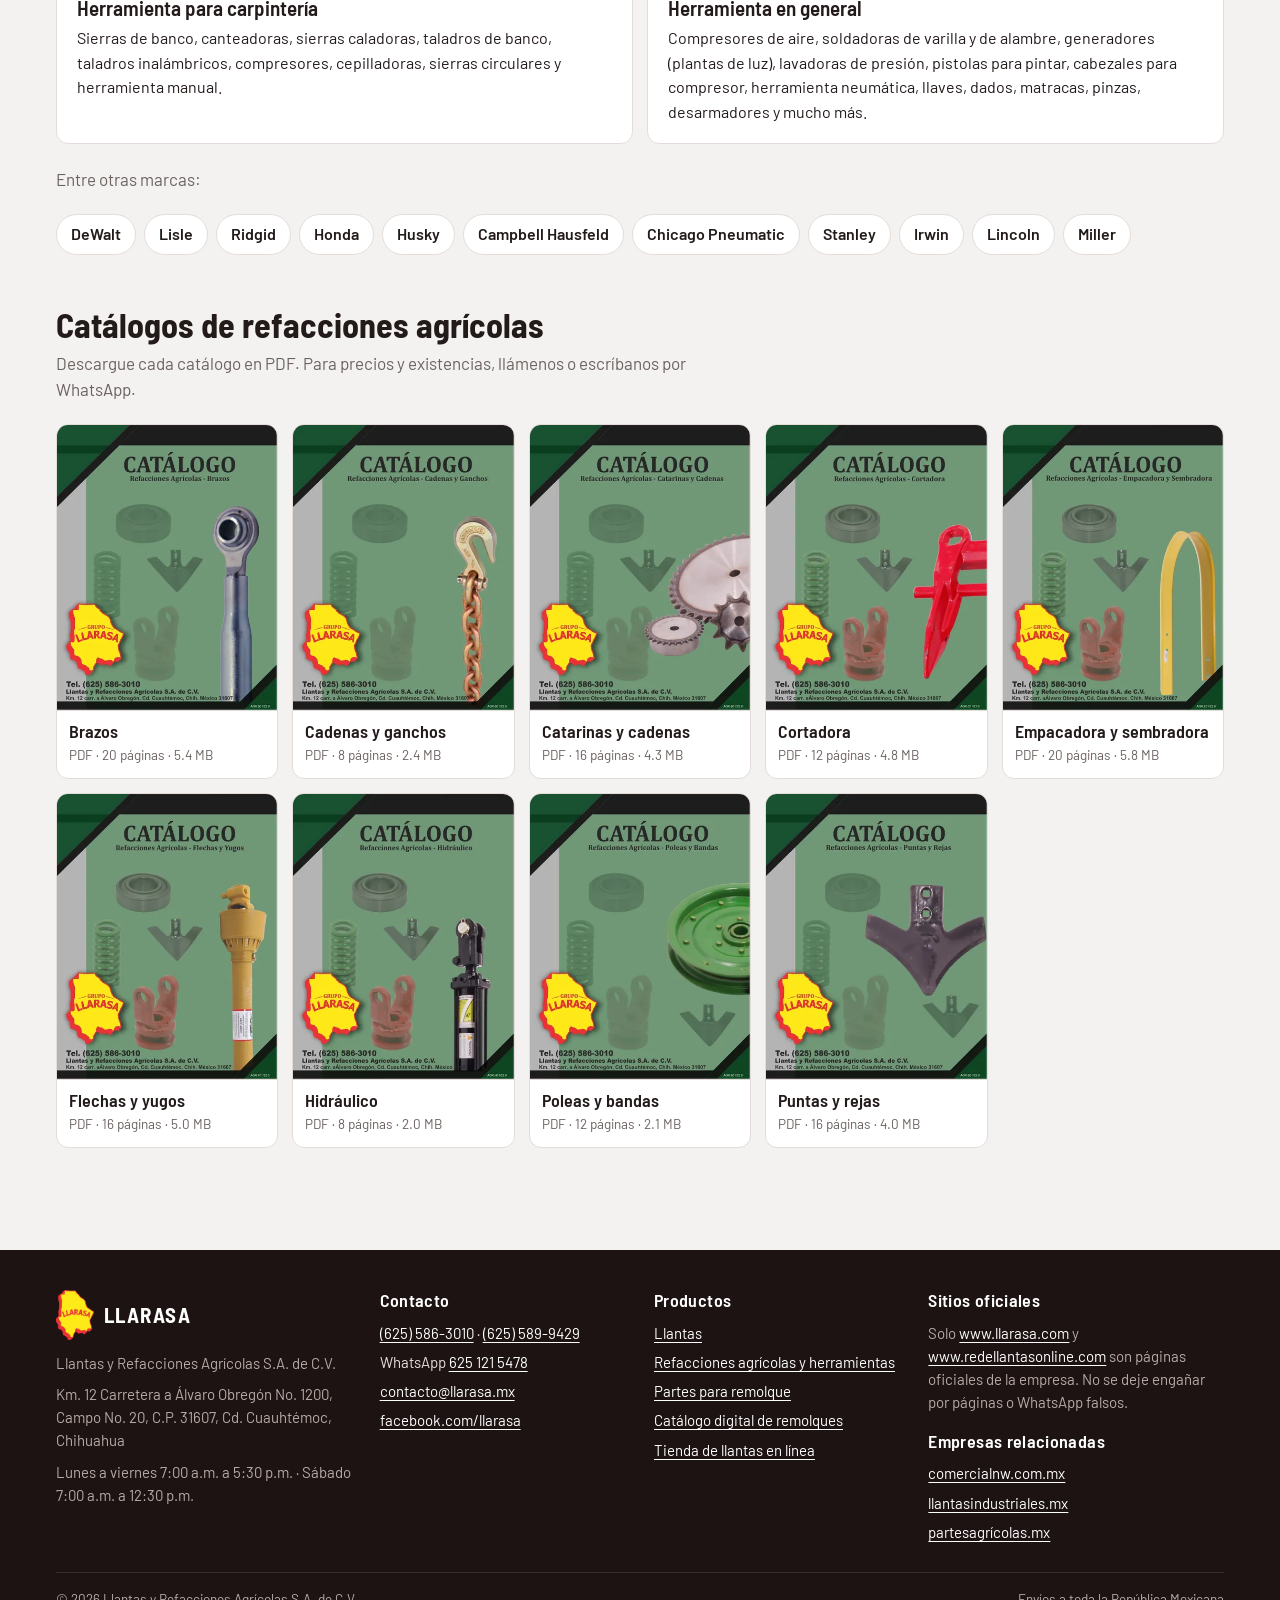
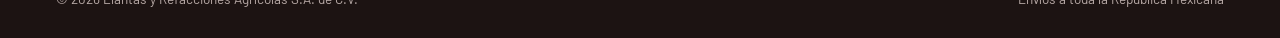
<file: ref_agri.html>
<!doctype html>
<html lang="es">
<head>
<meta charset="utf-8">
<meta name="robots" content="noindex, nofollow">
<meta name="viewport" content="width=device-width, initial-scale=1, viewport-fit=cover">
<title>Refacciones agrícolas y herramientas · LLARASA</title>
<meta name="description" content="Refacciones agrícolas nacionales, americanas e importadas en Cd. Cuauhtémoc, Chihuahua: puntas, rejas, brazos, flechas, catarinas, poleas, refacciones para empacadora, tornillería y herramienta.">
<meta name="theme-color" content="#7c2523">
<link rel="icon" href="assets/img/favicon-32.png" sizes="32x32" type="image/png">
<link rel="apple-touch-icon" href="assets/img/apple-touch-icon.png">
<meta property="og:type" content="website">
<meta property="og:locale" content="es_MX">
<meta property="og:site_name" content="LLARASA">
<meta property="og:title" content="Vista previa · Refacciones agrícolas y herramientas · LLARASA">
<meta property="og:description" content="Refacciones agrícolas nacionales, americanas e importadas en Cd. Cuauhtémoc, Chihuahua: puntas, rejas, brazos, flechas, catarinas, poleas, refacciones para empacadora, tornillería y herramienta.">
<meta property="og:image" content="https://alejandrothiessen.github.io/llarasa-preview/assets/img/og.jpg">
<link rel="stylesheet" href="assets/site.css">

<link rel="stylesheet" href="assets/vista-previa.css">
</head>
<body>
<a class="skip" href="#contenido">Saltar al contenido</a>
<div class="vp-banner" role="note"><b>VISTA PREVIA</b> Propuesta en revisión: todavía no es el sitio oficial de LLARASA (<a href="https://www.llarasa.com">www.llarasa.com</a>).</div>
<div class="topline"><div class="wrap">
  <span>Lun a vie 7:00 a 17:30 · Sáb 7:00 a 12:30</span>
  <span><a href="tel:+526255863010">(625) 586-3010</a> · WhatsApp <a href="https://wa.me/526251215478" target="_blank" rel="noopener">625 121 5478</a><span class="hide-s"> · Envíos a todo México</span></span>
</div></div>
<header class="hdr"><div class="wrap">
  <a class="logo" href="index.html" aria-label="LLARASA, inicio"><img src="assets/img/logo.webp" alt="" width="40" height="49"><span><b>LLARASA</b><small>Llantas y Refacciones Agrícolas</small></span></a>
  <button class="menu-btn" type="button" aria-expanded="false" aria-controls="nav"><svg viewBox="0 0 24 24" fill="none" stroke="currentColor" stroke-width="2.2" stroke-linecap="round" aria-hidden="true"><path d="M4 6h16M4 12h16M4 18h16"/></svg> Menú</button>
  <nav class="nav" id="nav" aria-label="Principal"><a href="llantas.html">Llantas</a><a href="ref_agri.html" aria-current="page">Refacciones agrícolas</a><a href="remolques.html">Remolques</a><a href="descargas.html">Catálogos</a><a href="nosotros.html">Nosotros</a><a href="mapa.html">Ubicación</a><a href="contactos.html">Contacto</a><a class="btn primary small call-m" href="tel:+526255863010"><svg viewBox="0 0 24 24" fill="none" stroke="currentColor" stroke-width="2" stroke-linecap="round" stroke-linejoin="round" aria-hidden="true"><path d="M22 16.9v3a2 2 0 0 1-2.2 2 19.8 19.8 0 0 1-8.6-3.1 19.5 19.5 0 0 1-6-6A19.8 19.8 0 0 1 2.1 4.2 2 2 0 0 1 4.1 2h3a2 2 0 0 1 2 1.7c.1.9.4 1.8.7 2.7a2 2 0 0 1-.5 2.1L8 9.8a16 16 0 0 0 6 6l1.3-1.3a2 2 0 0 1 2.1-.4c.9.3 1.8.6 2.7.7a2 2 0 0 1 1.7 2z"/></svg> Llamar (625) 586-3010</a></nav>
  <a class="btn primary small call" href="tel:+526255863010"><svg viewBox="0 0 24 24" fill="none" stroke="currentColor" stroke-width="2" stroke-linecap="round" stroke-linejoin="round" aria-hidden="true"><path d="M22 16.9v3a2 2 0 0 1-2.2 2 19.8 19.8 0 0 1-8.6-3.1 19.5 19.5 0 0 1-6-6A19.8 19.8 0 0 1 2.1 4.2 2 2 0 0 1 4.1 2h3a2 2 0 0 1 2 1.7c.1.9.4 1.8.7 2.7a2 2 0 0 1-.5 2.1L8 9.8a16 16 0 0 0 6 6l1.3-1.3a2 2 0 0 1 2.1-.4c.9.3 1.8.6 2.7.7a2 2 0 0 1 1.7 2z"/></svg> (625) 586-3010</a>
</div></header>
<main id="contenido">
<section class="phead"><div class="wrap"><h1>Refacciones agrícolas y herramientas</h1><p>En el corazón de la importante región agrícola de Cuauhtémoc, somos uno de los principales proveedores de refacciones agrícolas nacionales, americanas e importadas de otras partes del mundo.</p><div class="ctas"><a class="btn sun" href="#catalogos">Ver catálogos en PDF</a><a class="btn ghost wa" href="https://wa.me/526251215478" target="_blank" rel="noopener"><svg viewBox="0 0 24 24" fill="none" stroke="currentColor" stroke-width="2" stroke-linecap="round" stroke-linejoin="round" aria-hidden="true"><path d="M21 11.5a8.4 8.4 0 0 1-12.4 7.4L3 21l2.1-5.5A8.5 8.5 0 1 1 21 11.5z"/></svg> Preguntar por una pieza</a></div></div></section><section class="sec"><div class="wrap">
  <div class="photo-row" aria-hidden="true">
    <figure><img src="assets/img/ag-catarinas.webp" alt="" loading="lazy"></figure>
    <figure><img src="assets/img/ag-flechas.webp" alt="" loading="lazy"></figure>
    <figure><img src="assets/img/ag-puntas.webp" alt="" loading="lazy"></figure>
    <figure><img src="assets/img/ag-cadenas.webp" alt="" loading="lazy"></figure>
  </div>
</div></section>
<section class="sec"><div class="wrap">
  <h2>Refacciones agrícolas</h2>
  <p class="intro">Venga a conocer nuestro amplio inventario de refacciones agrícolas.</p>
  <div class="cats"><div class="cat"><h3>Herramientas de cultivo</h3><p>Puntas, rejas, corazones, cuchillas para arado, discos para arado, puntas para subsuelo, puntas para fertilizadora y más.</p></div><div class="cat"><h3>Partes para enganche</h3><p>Brazos para tres puntos, brazos con matraca, pernos, chavetas y más.</p></div><div class="cat"><h3>Partes diversas</h3><p>Catarinas, poleas, bandas, cadenas agrícolas, baleros, rodamientos, retenes y más.</p></div><div class="cat"><h3>Partes para toma de fuerza</h3><p>Adaptadores, flechas completas, yugos, crucetas y más.</p></div><div class="cat"><h3>Refacciones para corte</h3><p>Cuchillas, navajas, cubrecuchillas, tornillos, fusibles y más.</p></div><div class="cat"><h3>Partes para tractor</h3><p>Asientos completos, luces de 12 V y de 24 V y más.</p></div><div class="cat"><h3>Refacciones para empacadora</h3><p>Amplia variedad de refacciones genéricas para empacadoras John Deere.</p></div><div class="cat"><h3>Tornillería</h3><p>Tornillos de grado, arandelas de presión, arandelas planas, tornillos para arado y más.</p></div></div>
</div></section>
<section class="sec"><div class="wrap">
  <h2>Herramientas</h2>
  <p class="intro">Herramienta en general y de uso específico para carpintería, taller mecánico, taller de desponchado y más.</p>
  <div class="cats"><div class="cat"><h3>Lisle</h3><p>Línea completa de herramientas manuales para taller mecánico. Marca de buena calidad y prestigio.</p></div><div class="cat"><h3>DeWalt</h3><p>Marca reconocida en taladros de diferentes tipos y aplicaciones, esmeriles, cortadoras de metal y más.</p></div><div class="cat"><h3>Herramienta para carpintería</h3><p>Sierras de banco, canteadoras, sierras caladoras, taladros de banco, taladros inalámbricos, compresores, cepilladoras, sierras circulares y herramienta manual.</p></div><div class="cat"><h3>Herramienta en general</h3><p>Compresores de aire, soldadoras de varilla y de alambre, generadores (plantas de luz), lavadoras de presión, pistolas para pintar, cabezales para compresor, herramienta neumática, llaves, dados, matracas, pinzas, desarmadores y mucho más.</p></div></div>
  <p class="intro" style="margin-top:22px">Entre otras marcas:</p>
  <ul class="brands"><li>DeWalt</li><li>Lisle</li><li>Ridgid</li><li>Honda</li><li>Husky</li><li>Campbell Hausfeld</li><li>Chicago Pneumatic</li><li>Stanley</li><li>Irwin</li><li>Lincoln</li><li>Miller</li></ul>
</div></section>
<section class="sec" id="catalogos"><div class="wrap">
  <h2>Catálogos de refacciones agrícolas</h2>
  <p class="intro">Descargue cada catálogo en PDF. Para precios y existencias, llámenos o escríbanos por WhatsApp.</p>
  <div class="docs"><a class="doc" href="pdf/LLARASA%20Brazos.pdf" target="_blank" rel="noopener"><img src="assets/img/agcov-brazos.webp" alt="Portada del catálogo Brazos" loading="lazy" width="420" height="544"><b>Brazos</b><span>PDF · 20 páginas · 5.4 MB</span></a><a class="doc" href="pdf/LLARASA%20Cadenas%20y%20Ganchos.pdf" target="_blank" rel="noopener"><img src="assets/img/agcov-cadenas-y-ganchos.webp" alt="Portada del catálogo Cadenas y ganchos" loading="lazy" width="420" height="544"><b>Cadenas y ganchos</b><span>PDF · 8 páginas · 2.4 MB</span></a><a class="doc" href="pdf/LLARASA%20Catarinas%20y%20Cadenas.pdf" target="_blank" rel="noopener"><img src="assets/img/agcov-catarinas-y-cadenas.webp" alt="Portada del catálogo Catarinas y cadenas" loading="lazy" width="420" height="544"><b>Catarinas y cadenas</b><span>PDF · 16 páginas · 4.3 MB</span></a><a class="doc" href="pdf/LLARASA%20Cortadoras.pdf" target="_blank" rel="noopener"><img src="assets/img/agcov-cortadoras.webp" alt="Portada del catálogo Cortadora" loading="lazy" width="420" height="544"><b>Cortadora</b><span>PDF · 12 páginas · 4.8 MB</span></a><a class="doc" href="pdf/LLARASA%20Empacadora.pdf" target="_blank" rel="noopener"><img src="assets/img/agcov-empacadora.webp" alt="Portada del catálogo Empacadora y sembradora" loading="lazy" width="420" height="544"><b>Empacadora y sembradora</b><span>PDF · 20 páginas · 5.8 MB</span></a><a class="doc" href="pdf/LLARASA%20Flechas%20y%20Yugo.pdf" target="_blank" rel="noopener"><img src="assets/img/agcov-flechas-y-yugo.webp" alt="Portada del catálogo Flechas y yugos" loading="lazy" width="420" height="544"><b>Flechas y yugos</b><span>PDF · 16 páginas · 5.0 MB</span></a><a class="doc" href="pdf/LLARASA%20Hidraulico.pdf" target="_blank" rel="noopener"><img src="assets/img/agcov-hidraulico.webp" alt="Portada del catálogo Hidráulico" loading="lazy" width="420" height="544"><b>Hidráulico</b><span>PDF · 8 páginas · 2.0 MB</span></a><a class="doc" href="pdf/LLARASA%20Poleas%20y%20bandas.pdf" target="_blank" rel="noopener"><img src="assets/img/agcov-poleas-y-bandas.webp" alt="Portada del catálogo Poleas y bandas" loading="lazy" width="420" height="544"><b>Poleas y bandas</b><span>PDF · 12 páginas · 2.1 MB</span></a><a class="doc" href="pdf/LLARASA%20Puntas%20y%20Rejas.pdf" target="_blank" rel="noopener"><img src="assets/img/agcov-puntas-y-rejas.webp" alt="Portada del catálogo Puntas y rejas" loading="lazy" width="420" height="544"><b>Puntas y rejas</b><span>PDF · 16 páginas · 4.0 MB</span></a></div>
</div></section>
</main>
<footer class="ftr"><div class="wrap">
  <div>
    <div class="flogo"><img src="assets/img/logo.webp" alt="" width="38" height="47"><b>LLARASA</b></div>
    <p>Llantas y Refacciones Agrícolas S.A. de C.V.</p>
    <p>Km. 12 Carretera a Álvaro Obregón No. 1200, Campo No. 20, C.P. 31607, Cd. Cuauhtémoc, Chihuahua</p>
    <p>Lunes a viernes 7:00 a.m. a 5:30 p.m. · Sábado 7:00 a.m. a 12:30 p.m.</p>
  </div>
  <div>
    <h2>Contacto</h2>
    <ul>
      <li><a href="tel:+526255863010">(625) 586-3010</a> · <a href="tel:+526255899429">(625) 589-9429</a></li>
      <li>WhatsApp <a href="https://wa.me/526251215478" target="_blank" rel="noopener">625 121 5478</a></li>
      <li><a href="mailto:contacto@llarasa.mx">contacto@llarasa.mx</a></li>
      <li><a href="https://www.facebook.com/llarasa" target="_blank" rel="noopener">facebook.com/llarasa</a></li>
    </ul>
  </div>
  <div>
    <h2>Productos</h2>
    <ul>
      <li><a href="llantas.html">Llantas</a></li>
      <li><a href="ref_agri.html">Refacciones agrícolas y herramientas</a></li>
      <li><a href="remolques.html">Partes para remolque</a></li>
      <li><a href="catalogo.html">Catálogo digital de remolques</a></li>
      <li><a href="https://www.redellantasonline.com" target="_blank" rel="noopener">Tienda de llantas en línea</a></li>
    </ul>
  </div>
  <div>
    <h2>Sitios oficiales</h2>
    <p>Solo <a href="https://www.llarasa.com">www.llarasa.com</a> y <a href="https://www.redellantasonline.com" target="_blank" rel="noopener">www.redellantasonline.com</a> son páginas oficiales de la empresa. No se deje engañar por páginas o WhatsApp falsos.</p>
    <h2 style="margin-top:16px">Empresas relacionadas</h2>
    <ul>
      <li><a href="http://www.comercialnw.com.mx" target="_blank" rel="noopener">comercialnw.com.mx</a></li>
      <li><a href="http://www.llantasindustriales.mx" target="_blank" rel="noopener">llantasindustriales.mx</a></li>
      <li><a href="http://www.xn--partesagrcolas-1nb.mx" target="_blank" rel="noopener">partesagrícolas.mx</a></li>
    </ul>
  </div>
  <div class="base"><span>© 2026 Llantas y Refacciones Agrícolas S.A. de C.V.</span><span>Envíos a toda la República Mexicana</span></div>
</div></footer>
<script src="assets/site.js"></script>

<script src="assets/vista-previa.js" defer></script>
</body>
</html>
</file>
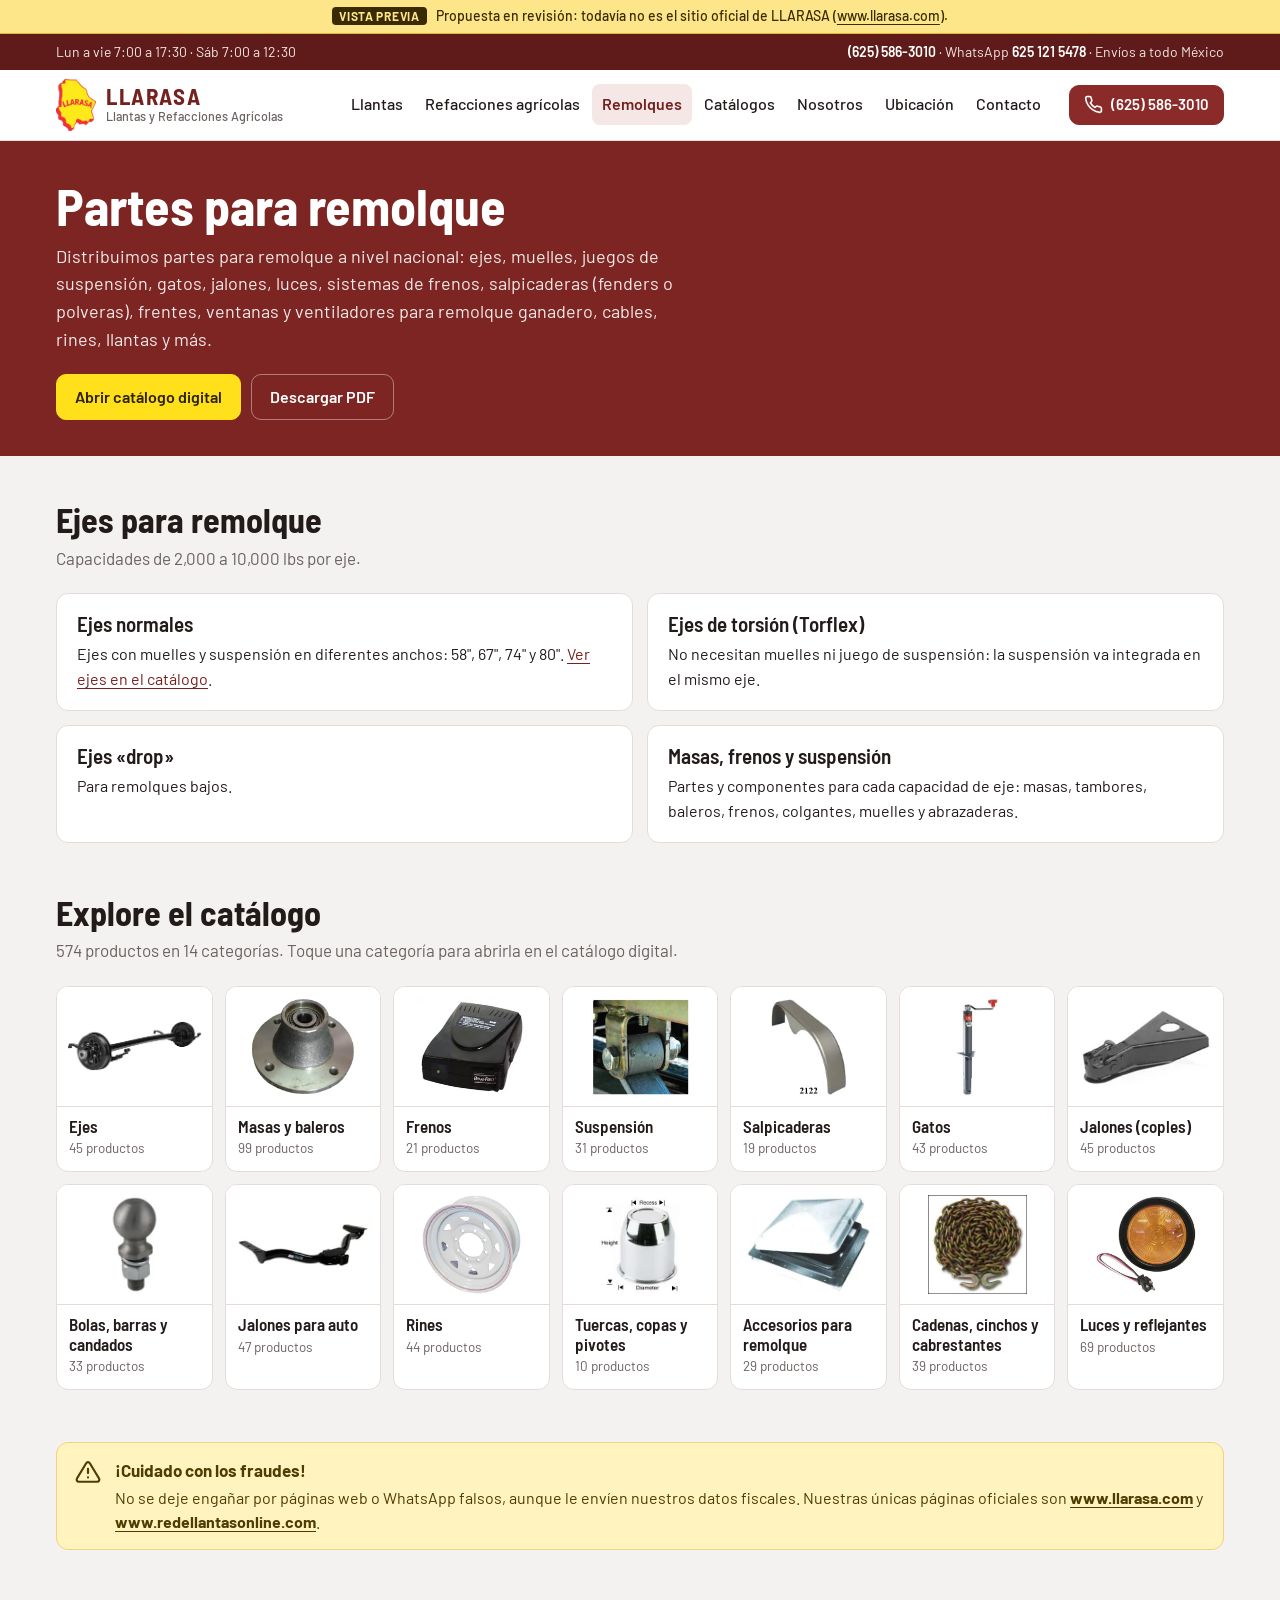
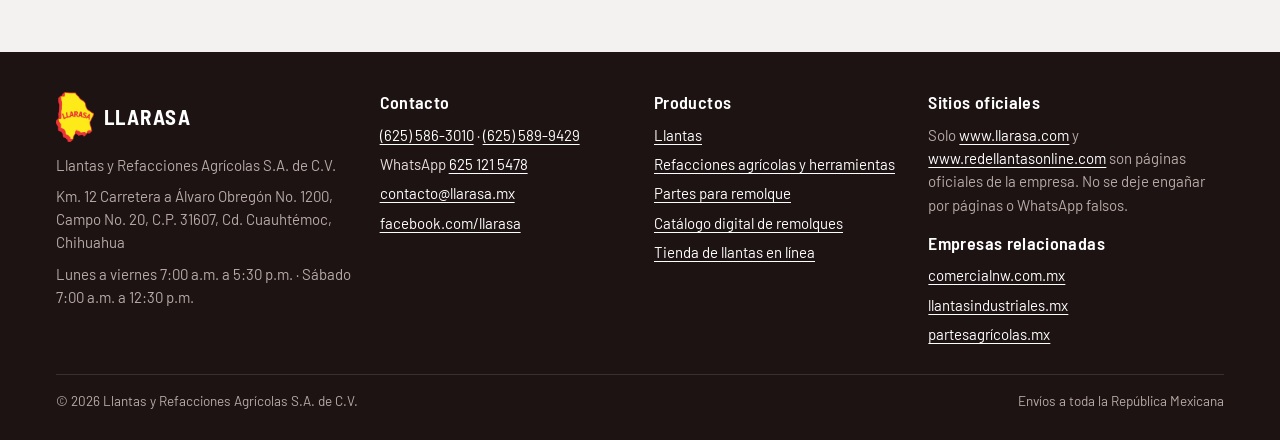
<file: remolques.html>
<!doctype html>
<html lang="es">
<head>
<meta charset="utf-8">
<meta name="robots" content="noindex, nofollow">
<meta name="viewport" content="width=device-width, initial-scale=1, viewport-fit=cover">
<title>Partes para remolque · LLARASA</title>
<meta name="description" content="Ejes, masas, frenos, suspensión, gatos, jalones, rines, luces y más para remolque. Catálogo digital con 574 productos y envíos a todo México.">
<meta name="theme-color" content="#7c2523">
<link rel="icon" href="assets/img/favicon-32.png" sizes="32x32" type="image/png">
<link rel="apple-touch-icon" href="assets/img/apple-touch-icon.png">
<meta property="og:type" content="website">
<meta property="og:locale" content="es_MX">
<meta property="og:site_name" content="LLARASA">
<meta property="og:title" content="Vista previa · Partes para remolque · LLARASA">
<meta property="og:description" content="Ejes, masas, frenos, suspensión, gatos, jalones, rines, luces y más para remolque. Catálogo digital con 574 productos y envíos a todo México.">
<meta property="og:image" content="https://alejandrothiessen.github.io/llarasa-preview/assets/img/og.jpg">
<link rel="stylesheet" href="assets/site.css">

<link rel="stylesheet" href="assets/vista-previa.css">
</head>
<body>
<a class="skip" href="#contenido">Saltar al contenido</a>
<div class="vp-banner" role="note"><b>VISTA PREVIA</b> Propuesta en revisión: todavía no es el sitio oficial de LLARASA (<a href="https://www.llarasa.com">www.llarasa.com</a>).</div>
<div class="topline"><div class="wrap">
  <span>Lun a vie 7:00 a 17:30 · Sáb 7:00 a 12:30</span>
  <span><a href="tel:+526255863010">(625) 586-3010</a> · WhatsApp <a href="https://wa.me/526251215478" target="_blank" rel="noopener">625 121 5478</a><span class="hide-s"> · Envíos a todo México</span></span>
</div></div>
<header class="hdr"><div class="wrap">
  <a class="logo" href="index.html" aria-label="LLARASA, inicio"><img src="assets/img/logo.webp" alt="" width="40" height="49"><span><b>LLARASA</b><small>Llantas y Refacciones Agrícolas</small></span></a>
  <button class="menu-btn" type="button" aria-expanded="false" aria-controls="nav"><svg viewBox="0 0 24 24" fill="none" stroke="currentColor" stroke-width="2.2" stroke-linecap="round" aria-hidden="true"><path d="M4 6h16M4 12h16M4 18h16"/></svg> Menú</button>
  <nav class="nav" id="nav" aria-label="Principal"><a href="llantas.html">Llantas</a><a href="ref_agri.html">Refacciones agrícolas</a><a href="remolques.html" aria-current="page">Remolques</a><a href="descargas.html">Catálogos</a><a href="nosotros.html">Nosotros</a><a href="mapa.html">Ubicación</a><a href="contactos.html">Contacto</a><a class="btn primary small call-m" href="tel:+526255863010"><svg viewBox="0 0 24 24" fill="none" stroke="currentColor" stroke-width="2" stroke-linecap="round" stroke-linejoin="round" aria-hidden="true"><path d="M22 16.9v3a2 2 0 0 1-2.2 2 19.8 19.8 0 0 1-8.6-3.1 19.5 19.5 0 0 1-6-6A19.8 19.8 0 0 1 2.1 4.2 2 2 0 0 1 4.1 2h3a2 2 0 0 1 2 1.7c.1.9.4 1.8.7 2.7a2 2 0 0 1-.5 2.1L8 9.8a16 16 0 0 0 6 6l1.3-1.3a2 2 0 0 1 2.1-.4c.9.3 1.8.6 2.7.7a2 2 0 0 1 1.7 2z"/></svg> Llamar (625) 586-3010</a></nav>
  <a class="btn primary small call" href="tel:+526255863010"><svg viewBox="0 0 24 24" fill="none" stroke="currentColor" stroke-width="2" stroke-linecap="round" stroke-linejoin="round" aria-hidden="true"><path d="M22 16.9v3a2 2 0 0 1-2.2 2 19.8 19.8 0 0 1-8.6-3.1 19.5 19.5 0 0 1-6-6A19.8 19.8 0 0 1 2.1 4.2 2 2 0 0 1 4.1 2h3a2 2 0 0 1 2 1.7c.1.9.4 1.8.7 2.7a2 2 0 0 1-.5 2.1L8 9.8a16 16 0 0 0 6 6l1.3-1.3a2 2 0 0 1 2.1-.4c.9.3 1.8.6 2.7.7a2 2 0 0 1 1.7 2z"/></svg> (625) 586-3010</a>
</div></header>
<main id="contenido">
<section class="phead"><div class="wrap"><h1>Partes para remolque</h1><p>Distribuimos partes para remolque a nivel nacional: ejes, muelles, juegos de suspensión, gatos, jalones, luces, sistemas de frenos, salpicaderas (fenders o polveras), frentes, ventanas y ventiladores para remolque ganadero, cables, rines, llantas y más.</p><div class="ctas"><a class="btn sun" href="catalogo.html">Abrir catálogo digital</a><a class="btn ghost" href="pdf/catalogo-llarasa.pdf">Descargar PDF</a></div></div></section><section class="sec"><div class="wrap">
  <h2>Ejes para remolque</h2>
  <p class="intro">Capacidades de 2,000 a 10,000 lbs por eje.</p>
  <div class="cats">
    <div class="cat"><h3>Ejes normales</h3><p>Ejes con muelles y suspensión en diferentes anchos: 58", 67", 74" y 80". <a href="catalogo.html#sec-ejes">Ver ejes en el catálogo</a>.</p></div>
    <div class="cat"><h3>Ejes de torsión (Torflex)</h3><p>No necesitan muelles ni juego de suspensión: la suspensión va integrada en el mismo eje.</p></div>
    <div class="cat"><h3>Ejes «drop»</h3><p>Para remolques bajos.</p></div>
    <div class="cat"><h3>Masas, frenos y suspensión</h3><p>Partes y componentes para cada capacidad de eje: masas, tambores, baleros, frenos, colgantes, muelles y abrazaderas.</p></div>
  </div>
</div></section>
<section class="sec"><div class="wrap">
  <h2>Explore el catálogo</h2>
  <p class="intro">574 productos en 14 categorías. Toque una categoría para abrirla en el catálogo digital.</p>
  <div class="tiles"><a class="tile" href="catalogo.html#sec-ejes"><div class="im"><img src="assets/img/sec-ejes.webp" alt="" loading="lazy"></div><b>Ejes</b><span>45 productos</span></a><a class="tile" href="catalogo.html#sec-masas"><div class="im"><img src="assets/img/sec-masas.webp" alt="" loading="lazy"></div><b>Masas y baleros</b><span>99 productos</span></a><a class="tile" href="catalogo.html#sec-frenos"><div class="im"><img src="assets/img/sec-frenos.webp" alt="" loading="lazy"></div><b>Frenos</b><span>21 productos</span></a><a class="tile" href="catalogo.html#sec-suspension"><div class="im"><img src="assets/img/sec-suspension.webp" alt="" loading="lazy"></div><b>Suspensión</b><span>31 productos</span></a><a class="tile" href="catalogo.html#sec-salpicaderas"><div class="im"><img src="assets/img/sec-salpicaderas.webp" alt="" loading="lazy"></div><b>Salpicaderas</b><span>19 productos</span></a><a class="tile" href="catalogo.html#sec-gatos"><div class="im"><img src="assets/img/sec-gatos.webp" alt="" loading="lazy"></div><b>Gatos</b><span>43 productos</span></a><a class="tile" href="catalogo.html#sec-jalones"><div class="im"><img src="assets/img/sec-jalones.webp" alt="" loading="lazy"></div><b>Jalones (coples)</b><span>45 productos</span></a><a class="tile" href="catalogo.html#sec-bolas"><div class="im"><img src="assets/img/sec-bolas.webp" alt="" loading="lazy"></div><b>Bolas, barras y candados</b><span>33 productos</span></a><a class="tile" href="catalogo.html#sec-auto"><div class="im"><img src="assets/img/sec-auto.webp" alt="" loading="lazy"></div><b>Jalones para auto</b><span>47 productos</span></a><a class="tile" href="catalogo.html#sec-rines"><div class="im"><img src="assets/img/sec-rines.webp" alt="" loading="lazy"></div><b>Rines</b><span>44 productos</span></a><a class="tile" href="catalogo.html#sec-tuercas"><div class="im"><img src="assets/img/sec-tuercas.webp" alt="" loading="lazy"></div><b>Tuercas, copas y pivotes</b><span>10 productos</span></a><a class="tile" href="catalogo.html#sec-accesorios"><div class="im"><img src="assets/img/sec-accesorios.webp" alt="" loading="lazy"></div><b>Accesorios para remolque</b><span>29 productos</span></a><a class="tile" href="catalogo.html#sec-amarre"><div class="im"><img src="assets/img/sec-amarre.webp" alt="" loading="lazy"></div><b>Cadenas, cinchos y cabrestantes</b><span>39 productos</span></a><a class="tile" href="catalogo.html#sec-luces"><div class="im"><img src="assets/img/sec-luces.webp" alt="" loading="lazy"></div><b>Luces y reflejantes</b><span>69 productos</span></a></div>
</div></section>
<section class="sec"><div class="wrap"><div class="alert" role="note"><svg viewBox="0 0 24 24" fill="none" stroke="currentColor" stroke-width="2" stroke-linecap="round" stroke-linejoin="round" aria-hidden="true"><path d="M10.3 3.9 1.8 18a2 2 0 0 0 1.7 3h17a2 2 0 0 0 1.7-3L13.7 3.9a2 2 0 0 0-3.4 0z"/><path d="M12 9v4M12 17h.01"/></svg><div><b>¡Cuidado con los fraudes!</b><p>No se deje engañar por páginas web o WhatsApp falsos, aunque le envíen nuestros datos fiscales. Nuestras únicas páginas oficiales son <a href="https://www.llarasa.com">www.llarasa.com</a> y <a href="https://www.redellantasonline.com" target="_blank" rel="noopener">www.redellantasonline.com</a>.</p></div></div></div></section>
</main>
<footer class="ftr"><div class="wrap">
  <div>
    <div class="flogo"><img src="assets/img/logo.webp" alt="" width="38" height="47"><b>LLARASA</b></div>
    <p>Llantas y Refacciones Agrícolas S.A. de C.V.</p>
    <p>Km. 12 Carretera a Álvaro Obregón No. 1200, Campo No. 20, C.P. 31607, Cd. Cuauhtémoc, Chihuahua</p>
    <p>Lunes a viernes 7:00 a.m. a 5:30 p.m. · Sábado 7:00 a.m. a 12:30 p.m.</p>
  </div>
  <div>
    <h2>Contacto</h2>
    <ul>
      <li><a href="tel:+526255863010">(625) 586-3010</a> · <a href="tel:+526255899429">(625) 589-9429</a></li>
      <li>WhatsApp <a href="https://wa.me/526251215478" target="_blank" rel="noopener">625 121 5478</a></li>
      <li><a href="mailto:contacto@llarasa.mx">contacto@llarasa.mx</a></li>
      <li><a href="https://www.facebook.com/llarasa" target="_blank" rel="noopener">facebook.com/llarasa</a></li>
    </ul>
  </div>
  <div>
    <h2>Productos</h2>
    <ul>
      <li><a href="llantas.html">Llantas</a></li>
      <li><a href="ref_agri.html">Refacciones agrícolas y herramientas</a></li>
      <li><a href="remolques.html">Partes para remolque</a></li>
      <li><a href="catalogo.html">Catálogo digital de remolques</a></li>
      <li><a href="https://www.redellantasonline.com" target="_blank" rel="noopener">Tienda de llantas en línea</a></li>
    </ul>
  </div>
  <div>
    <h2>Sitios oficiales</h2>
    <p>Solo <a href="https://www.llarasa.com">www.llarasa.com</a> y <a href="https://www.redellantasonline.com" target="_blank" rel="noopener">www.redellantasonline.com</a> son páginas oficiales de la empresa. No se deje engañar por páginas o WhatsApp falsos.</p>
    <h2 style="margin-top:16px">Empresas relacionadas</h2>
    <ul>
      <li><a href="http://www.comercialnw.com.mx" target="_blank" rel="noopener">comercialnw.com.mx</a></li>
      <li><a href="http://www.llantasindustriales.mx" target="_blank" rel="noopener">llantasindustriales.mx</a></li>
      <li><a href="http://www.xn--partesagrcolas-1nb.mx" target="_blank" rel="noopener">partesagrícolas.mx</a></li>
    </ul>
  </div>
  <div class="base"><span>© 2026 Llantas y Refacciones Agrícolas S.A. de C.V.</span><span>Envíos a toda la República Mexicana</span></div>
</div></footer>
<script src="assets/site.js"></script>

<script src="assets/vista-previa.js" defer></script>
</body>
</html>
</file>
<file: assets/site.css>
/* LLARASA website. Same identity as the digital catalog: LLARASA maroon, logo yellow, Barlow type. */
@font-face { font-family: 'Barlow'; font-weight: 400; font-display: swap; src: url('fonts/Barlow-400.woff2') format('woff2'); }
@font-face { font-family: 'Barlow'; font-weight: 500; font-display: swap; src: url('fonts/Barlow-500.woff2') format('woff2'); }
@font-face { font-family: 'Barlow'; font-weight: 600; font-display: swap; src: url('fonts/Barlow-600.woff2') format('woff2'); }
@font-face { font-family: 'Barlow'; font-weight: 700; font-display: swap; src: url('fonts/Barlow-700.woff2') format('woff2'); }
@font-face { font-family: 'Barlow Semi Condensed'; font-weight: 600; font-display: swap; src: url('fonts/BarlowSemiCondensed-600.woff2') format('woff2'); }
@font-face { font-family: 'Barlow Semi Condensed'; font-weight: 700; font-display: swap; src: url('fonts/BarlowSemiCondensed-700.woff2') format('woff2'); }

/* Layout: maroon top band (hours/phone), white sticky header, maroon page header, content on a warm-grey page. */
:root {
  --brand: #8b2b29; --brand-ink: #74211f; --brand-soft: #f5e7e5; --on-brand: #ffffff;
  --band: #7c2523; --band-deep: #5f1b1a; --sun: #ffe01b;
  --bg: #f4f2f1; --surface: #ffffff; --surface-2: #faf7f6; --ink: #221b1a; --muted: #6b6260; --line: #e4dcd9;
  --alert-bg: #fff3bf; --alert-ink: #4f3c00; --alert-line: #ecd57a;
  --wa: #1d8a4c; --photo-bg: #ffffff; --foot: #1c1312; --foot-ink: #e9dfdd; --foot-muted: #b8aaa7;
  --f-display: "Barlow Semi Condensed", "Arial Narrow", "Roboto Condensed", sans-serif;
  --f-body: "Barlow", "Segoe UI", Roboto, "Helvetica Neue", Arial, sans-serif;
  color-scheme: light;
}
@media (prefers-color-scheme: dark) {
  :root:not([data-theme="light"]) {
    --brand: #e0776d; --brand-ink: #f09b91; --brand-soft: #3a2321; --on-brand: #210c0b;
    --band: #3a1a19; --band-deep: #2a1312;
    --bg: #141011; --surface: #1d1817; --surface-2: #231d1c; --ink: #f1eae8; --muted: #b0a4a1; --line: #362c2a;
    --alert-bg: #3b3213; --alert-ink: #f2d877; --alert-line: #5c4d1c; --wa: #3dbb74; --foot: #0e0a0a;
    color-scheme: dark;
  }
}
:root[data-theme="dark"] {
  --brand: #e0776d; --brand-ink: #f09b91; --brand-soft: #3a2321; --on-brand: #210c0b;
  --band: #3a1a19; --band-deep: #2a1312;
  --bg: #141011; --surface: #1d1817; --surface-2: #231d1c; --ink: #f1eae8; --muted: #b0a4a1; --line: #362c2a;
  --alert-bg: #3b3213; --alert-ink: #f2d877; --alert-line: #5c4d1c; --wa: #3dbb74; --foot: #0e0a0a;
  color-scheme: dark;
}
*, *::before, *::after { box-sizing: border-box; }
html { -webkit-text-size-adjust: 100%; scroll-padding-top: 90px; }
body { margin: 0; background: var(--bg); color: var(--ink); font: 400 16px/1.55 var(--f-body); }
img { max-width: 100%; height: auto; display: block; }
a { color: var(--brand-ink); text-underline-offset: 3px; }
h1, h2, h3 { text-wrap: balance; }
:focus-visible { outline: 2.5px solid var(--brand); outline-offset: 2px; }
.band-dark :focus-visible, .phead :focus-visible, .hero :focus-visible, .topline :focus-visible { outline-color: var(--sun); }
[hidden] { display: none !important; }
.wrap { max-width: 1200px; margin: 0 auto; padding-left: max(16px, env(safe-area-inset-left, 0px)); padding-right: max(16px, env(safe-area-inset-right, 0px)); }
.skip { position: absolute; left: -9999px; top: 8px; z-index: 50; background: var(--surface); padding: 8px 12px; border-radius: 8px; }
.skip:focus { left: 8px; }

/* ---------- top line and header ---------- */
.topline { background: var(--band-deep); color: #f1e4e2; font-size: 14px; }
.topline .wrap { display: flex; flex-wrap: wrap; justify-content: space-between; gap: 4px 18px; padding-block: 7px; }
.topline a { color: #fff; text-decoration: none; font-weight: 600; }
.topline a:hover { text-decoration: underline; }
.topline span { white-space: nowrap; }
.hdr { position: sticky; top: 0; z-index: 30; background: var(--surface); border-bottom: 1px solid var(--line); }
.hdr .wrap { display: flex; align-items: center; gap: 18px; min-height: 70px; position: relative; }
.logo { display: flex; align-items: center; gap: 10px; color: var(--ink); text-decoration: none; flex: none; }
.logo img { width: 40px; height: auto; }
.logo b { display: block; font: 700 23px/1 var(--f-display); letter-spacing: .07em; color: var(--brand-ink); }
.logo small { display: block; font: 500 12.5px/1.3 var(--f-body); color: var(--muted); }
.nav { margin-left: auto; display: flex; align-items: center; gap: 2px; }
.nav a { padding: 8px 10px; border-radius: 8px; color: var(--ink); text-decoration: none; font-weight: 500; white-space: nowrap; }
.nav a:hover { background: var(--surface-2); }
.nav a[aria-current="page"] { background: var(--brand-soft); color: var(--brand-ink); font-weight: 600; }
.hdr .call { flex: none; }
.nav .call-m { display: none; }
.menu-btn { display: none; margin-left: auto; height: 42px; padding: 0 14px; border-radius: 10px; border: 1px solid var(--line); background: var(--surface); color: var(--ink); font: 600 15px var(--f-body); align-items: center; gap: 8px; cursor: pointer; }
.menu-btn svg { width: 18px; height: 18px; }

/* ---------- buttons ---------- */
.btn { display: inline-flex; align-items: center; justify-content: center; gap: 8px; min-height: 46px; padding: 0 18px; border-radius: 10px; border: 1px solid var(--line);
  background: var(--surface); color: var(--ink); font: 600 16px/1.1 var(--f-body); text-decoration: none; cursor: pointer; }
.btn:hover { border-color: var(--brand); }
.btn svg { width: 19px; height: 19px; flex: none; }
.btn.primary { background: var(--brand); border-color: var(--brand); color: var(--on-brand); }
.btn.sun { background: var(--sun); border-color: var(--sun); color: #2c2200; }
.btn.ghost { background: transparent; border-color: rgba(255,255,255,.4); color: #fff; }
.btn.ghost:hover { background: rgba(255,255,255,.1); border-color: #fff; }
.btn.wa { color: var(--wa); }
.btn.ghost.wa { color: #fff; }
.btn.small { min-height: 40px; padding: 0 14px; font-size: 15px; }

/* ---------- home hero and page headers ---------- */
.hero { background: var(--band); color: #fff; overflow: hidden; }
.hero .wrap { display: grid; grid-template-columns: minmax(0, 1.08fr) minmax(0, .92fr); align-items: center; gap: 24px; padding-block: 56px 60px; }
.eyebrow { margin: 0 0 12px; font: 600 13.5px/1.2 var(--f-body); letter-spacing: .14em; text-transform: uppercase; color: var(--sun); }
.hero h1 { margin: 0; font: 700 clamp(38px, 5.2vw, 62px)/.98 var(--f-display); letter-spacing: -.005em; }
.hero .lead { margin: 18px 0 0; max-width: 50ch; font-size: 19px; color: rgba(255,255,255,.9); }
.ctas { display: flex; flex-wrap: wrap; gap: 10px; margin-top: 26px; }
.hero-img { justify-self: end; width: 100%; max-width: 580px; filter: drop-shadow(0 18px 30px rgba(0,0,0,.35)); }
.phead { background: var(--band); color: #fff; }
.phead .wrap { padding-block: 38px 36px; }
.phead h1 { margin: 0; font: 700 clamp(34px, 4.6vw, 52px)/1 var(--f-display); }
.phead p { margin: 12px 0 0; max-width: 64ch; font-size: 18px; color: rgba(255,255,255,.9); }
.phead .ctas { margin-top: 20px; }

/* ---------- sections ---------- */
.sec { padding-block: 46px; }
.sec + .sec { padding-top: 6px; }
.sec h2 { margin: 0 0 6px; font: 700 clamp(26px, 3vw, 34px)/1.08 var(--f-display); }
.sec .intro { margin: 0 0 22px; max-width: 66ch; color: var(--muted); font-size: 17px; }
.alert { display: flex; gap: 14px; align-items: flex-start; background: var(--alert-bg); color: var(--alert-ink); border: 1px solid var(--alert-line); border-radius: 12px; padding: 14px 18px; }
.alert svg { width: 26px; height: 26px; flex: none; margin-top: 2px; }
.alert b { display: block; font-size: 17px; }
.alert p { margin: 2px 0 0; }
.alert a { color: inherit; font-weight: 700; }
.lines { display: grid; grid-template-columns: repeat(3, minmax(0, 1fr)); gap: 16px; }
.card { background: var(--surface); border: 1px solid var(--line); border-radius: 14px; overflow: hidden; display: flex; flex-direction: column; color: var(--ink); }
a.card { text-decoration: none; }
a.card:hover { border-color: var(--brand); }
.card .im { height: 200px; background: var(--photo-bg); padding: 16px; border-bottom: 1px solid var(--line); }
.card .im img { width: 100%; height: 100%; object-fit: contain; }
.card .bd { padding: 18px 20px 20px; display: flex; flex-direction: column; gap: 8px; flex: 1; }
.card h3 { margin: 0; font: 600 24px/1.1 var(--f-display); }
.card p { margin: 0; }
.card .more { margin-top: auto; padding-top: 6px; font-weight: 600; color: var(--brand-ink); }
.card .im.brands-im { background: var(--band); display: flex; flex-wrap: wrap; align-content: center; justify-content: center; gap: 6px 14px; padding: 18px 22px; }
.brands-im span { font: 700 21px/1.15 var(--f-display); color: #fff; letter-spacing: .02em; }
.brands-im span:nth-child(3n+2) { color: var(--sun); }
.catalog-band { background: var(--surface); border-block: 1px solid var(--line); }
.catalog-band .wrap { display: grid; grid-template-columns: minmax(0, 1fr) minmax(0, 1fr); gap: 28px; align-items: center; padding-block: 40px; }
.catalog-band h2 { margin: 0; font: 700 clamp(28px, 3.4vw, 38px)/1.05 var(--f-display); }
.catalog-band p { margin: 12px 0 0; max-width: 54ch; }
.stats { display: grid; grid-template-columns: repeat(3, minmax(0, 1fr)); gap: 10px; }
.stat { background: var(--surface-2); border: 1px solid var(--line); border-radius: 12px; padding: 16px; }
.stat b { display: block; font: 700 34px/1 var(--f-display); color: var(--brand-ink); font-variant-numeric: tabular-nums; }
.stat span { display: block; margin-top: 6px; font-size: 14px; color: var(--muted); }
.facts { display: grid; grid-template-columns: repeat(4, minmax(0, 1fr)); gap: 12px; }
.fact { background: var(--surface); border: 1px solid var(--line); border-radius: 12px; padding: 18px; }
.fact b { display: block; font: 600 20px/1.15 var(--f-display); }
.fact span { display: block; margin-top: 6px; color: var(--muted); font-size: 15px; }
.split { display: grid; grid-template-columns: minmax(0, 1.2fr) minmax(0, .8fr); gap: 16px; align-items: start; }
.panel { background: var(--surface); border: 1px solid var(--line); border-radius: 14px; padding: 22px 24px; }
.panel h2, .panel h3 { margin: 0 0 10px; font: 600 24px/1.15 var(--f-display); }
.panel p { margin: 0 0 10px; }
.dl-list { display: grid; grid-template-columns: max-content minmax(0, 1fr); gap: 8px 18px; margin: 0; }
.dl-list dt { color: var(--muted); font-weight: 500; }
.dl-list dd { margin: 0; font-weight: 600; }
.dl-list dd a { font-weight: 600; }
.verse { background: var(--surface-2); }
.verse blockquote { margin: 0; font: 500 18px/1.5 var(--f-body); }
.verse cite { display: block; margin-top: 8px; font-style: normal; font-weight: 600; color: var(--brand-ink); }
.verse small { display: block; margin-top: 6px; color: var(--muted); font-size: 12.5px; }
.verse small a { color: inherit; }

/* ---------- product line pages ---------- */
.cats { display: grid; grid-template-columns: repeat(2, minmax(0, 1fr)); gap: 14px; }
.cat { background: var(--surface); border: 1px solid var(--line); border-radius: 12px; padding: 18px 20px; }
.cat h3 { margin: 0 0 6px; font: 600 21px/1.15 var(--f-display); }
.cat p { margin: 0; }
.brands { display: flex; flex-wrap: wrap; gap: 8px; margin: 0; padding: 0; list-style: none; }
.brands li { background: var(--surface); border: 1px solid var(--line); border-radius: 999px; padding: 7px 14px; font-weight: 600; }
.tiles { display: grid; grid-template-columns: repeat(7, minmax(0, 1fr)); gap: 12px; }
@media (max-width: 900px) { .tiles { grid-template-columns: repeat(2, minmax(0, 1fr)); } }
.tile { background: var(--surface); border: 1px solid var(--line); border-radius: 12px; overflow: hidden; color: var(--ink); text-decoration: none; display: flex; flex-direction: column; }
.tile:hover { border-color: var(--brand); }
.tile .im { height: 120px; background: var(--photo-bg); padding: 10px; border-bottom: 1px solid var(--line); }
.tile .im img { width: 100%; height: 100%; object-fit: contain; }
.tile b { padding: 10px 12px 2px; font: 600 17px/1.15 var(--f-display); }
.tile span { padding: 0 12px 12px; font-size: 13.5px; color: var(--muted); }
.photo-row { display: grid; grid-template-columns: repeat(4, minmax(0, 1fr)); gap: 12px; }
.photo-row figure { margin: 0; background: var(--photo-bg); border: 1px solid var(--line); border-radius: 12px; height: 170px; padding: 14px; }
.photo-row img { width: 100%; height: 100%; object-fit: contain; }

/* ---------- downloads ---------- */
.featured { display: grid; grid-template-columns: minmax(0, 1fr) minmax(0, 1fr); gap: 16px; }
.docs { display: grid; grid-template-columns: repeat(auto-fill, minmax(190px, 1fr)); gap: 14px; }
.doc { background: var(--surface); border: 1px solid var(--line); border-radius: 12px; overflow: hidden; color: var(--ink); text-decoration: none; display: flex; flex-direction: column; }
.doc:hover { border-color: var(--brand); }
.doc img { width: 100%; aspect-ratio: 612 / 792; object-fit: cover; border-bottom: 1px solid var(--line); background: var(--surface-2); }
.doc b { padding: 10px 12px 0; font: 600 18px/1.15 var(--f-display); }
.doc span { padding: 4px 12px 12px; font-size: 13.5px; color: var(--muted); }

/* ---------- contact ---------- */
.contact-grid { display: grid; grid-template-columns: minmax(0, .9fr) minmax(0, 1.1fr); gap: 16px; align-items: start; }
.form { display: grid; gap: 14px; }
.form .row { display: grid; grid-template-columns: 1fr 1fr; gap: 14px; }
.form label { display: block; font-weight: 600; font-size: 15px; margin-bottom: 6px; }
.form label i { font-style: normal; color: var(--brand-ink); }
.form input, .form textarea { width: 100%; border: 1px solid var(--line); border-radius: 10px; background: var(--surface); color: var(--ink); font: 400 16px/1.4 var(--f-body); padding: 11px 12px; }
.form textarea { min-height: 130px; resize: vertical; }
.form .note { font-size: 14px; color: var(--muted); margin: 0; }
.map { border-radius: 14px; overflow: hidden; border: 1px solid var(--line); background: var(--surface-2); }
.map iframe { display: block; width: 100%; height: 440px; border: 0; }
.figure-map { margin: 0 auto; max-width: 760px; background: var(--surface); border: 1px solid var(--line); border-radius: 14px; padding: 12px; }
.figure-map img { width: 100%; border-radius: 8px; }
.figure-map figcaption { margin-top: 8px; font-size: 14px; color: var(--muted); }
.prose p { margin: 0 0 14px; max-width: 68ch; font-size: 17px; }

/* ---------- footer ---------- */
.ftr { background: var(--foot); color: var(--foot-ink); margin-top: 56px; font-size: 15px; }
.ftr .wrap { display: grid; grid-template-columns: 1.2fr 1fr 1fr 1.2fr; gap: 28px; padding-block: 40px 28px; }
.ftr h2 { margin: 0 0 10px; font: 600 18px/1.2 var(--f-display); color: #fff; letter-spacing: .02em; }
.ftr p { margin: 0 0 8px; color: var(--foot-muted); }
.ftr a { color: #fff; }
.ftr ul { list-style: none; margin: 0; padding: 0; display: grid; gap: 6px; }
.ftr .flogo { display: flex; align-items: center; gap: 10px; margin-bottom: 12px; }
.ftr .flogo img { width: 38px; }
.ftr .flogo b { font: 700 21px/1 var(--f-display); letter-spacing: .07em; color: #fff; }
.ftr .base { grid-column: 1 / -1; border-top: 1px solid rgba(255,255,255,.12); padding-top: 16px; display: flex; flex-wrap: wrap; justify-content: space-between; gap: 6px 20px; color: var(--foot-muted); font-size: 13.5px; }

/* ---------- responsive ---------- */
@media (max-width: 1100px) {
  .menu-btn { display: inline-flex; }
  .hdr .call { display: none; }
  .nav { display: none; position: absolute; left: 0; right: 0; top: 100%; flex-direction: column; align-items: stretch; gap: 2px; background: var(--surface); border-bottom: 1px solid var(--line); box-shadow: 0 12px 24px rgba(0,0,0,.12);
    padding: 8px max(16px, env(safe-area-inset-right, 0px)) 14px max(16px, env(safe-area-inset-left, 0px)); }
  .nav.open { display: flex; }
  .nav a { padding: 12px 12px; font-size: 17px; }
  .nav .call-m { display: flex; margin-top: 6px; }
  .ftr .wrap { grid-template-columns: 1fr 1fr; }
}
@media (max-width: 860px) {
  .hero .wrap { grid-template-columns: minmax(0, 1fr); padding-block: 40px 44px; }
  .hero-img { justify-self: center; max-width: 440px; }
  .lines, .facts { grid-template-columns: minmax(0, 1fr) minmax(0, 1fr); }
  .lines .card:last-child { grid-column: 1 / -1; }
  .catalog-band .wrap, .split, .featured, .contact-grid { grid-template-columns: minmax(0, 1fr); }
  .photo-row { grid-template-columns: repeat(2, minmax(0, 1fr)); }
}
@media (max-width: 600px) {
  body { font-size: 16px; }
  .topline .hide-s { display: none; }
  .logo small { display: none; }
  .lines, .facts, .cats { grid-template-columns: minmax(0, 1fr); }
  .lines .card:last-child { grid-column: auto; }
  .stats { grid-template-columns: repeat(3, minmax(0, 1fr)); }
  .stat b { font-size: 28px; }
  .form .row { grid-template-columns: minmax(0, 1fr); }
  .ftr .wrap { grid-template-columns: minmax(0, 1fr); }
  .map iframe { height: 340px; }
  .dl-list { grid-template-columns: minmax(0, 1fr); gap: 2px 0; }
  .dl-list dd { margin-bottom: 8px; }
}
@media (prefers-reduced-motion: reduce) { * { transition: none !important; animation: none !important; } }
</file>
<file: assets/vista-previa.css>
/* Vista previa only: banner + contact-form note. Not part of the llarasa.com site. */
.vp-banner { background: #fde68a; color: #3a2a00; border-bottom: 1px solid #e0b93b;
  padding: 7px 16px; text-align: center; font-size: 14px; font-weight: 500; line-height: 1.35; }
.vp-banner b { display: inline-block; margin-right: 6px; padding: 1px 7px; border-radius: 4px;
  background: #3a2a00; color: #fde68a; font-size: 12px; letter-spacing: .06em; }
.vp-banner a { color: inherit; text-decoration: underline; }
.vp-note { margin: 12px 0 0; padding: 10px 12px; border-radius: 8px;
  background: #fde68a; color: #3a2a00; font-weight: 500; }
@media print { .vp-banner, .vp-note { display: none !important; } }
</file>
